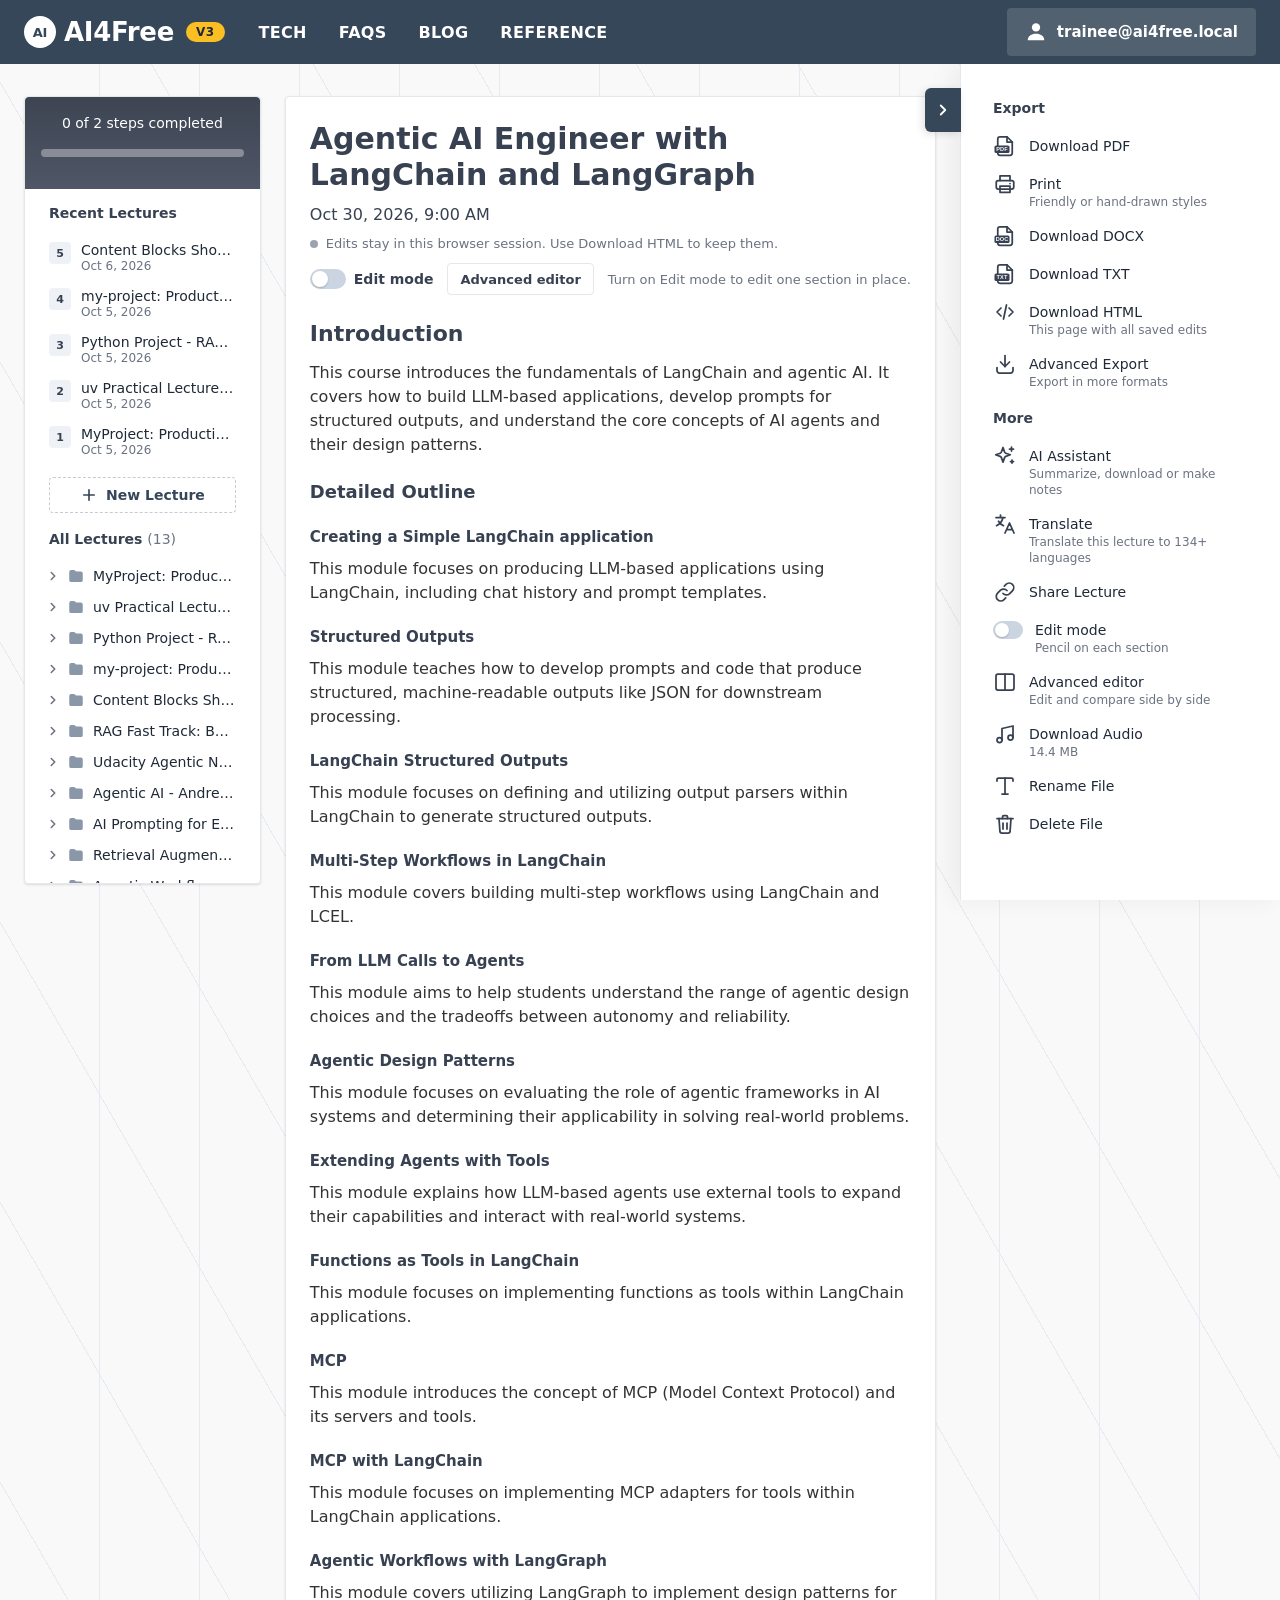
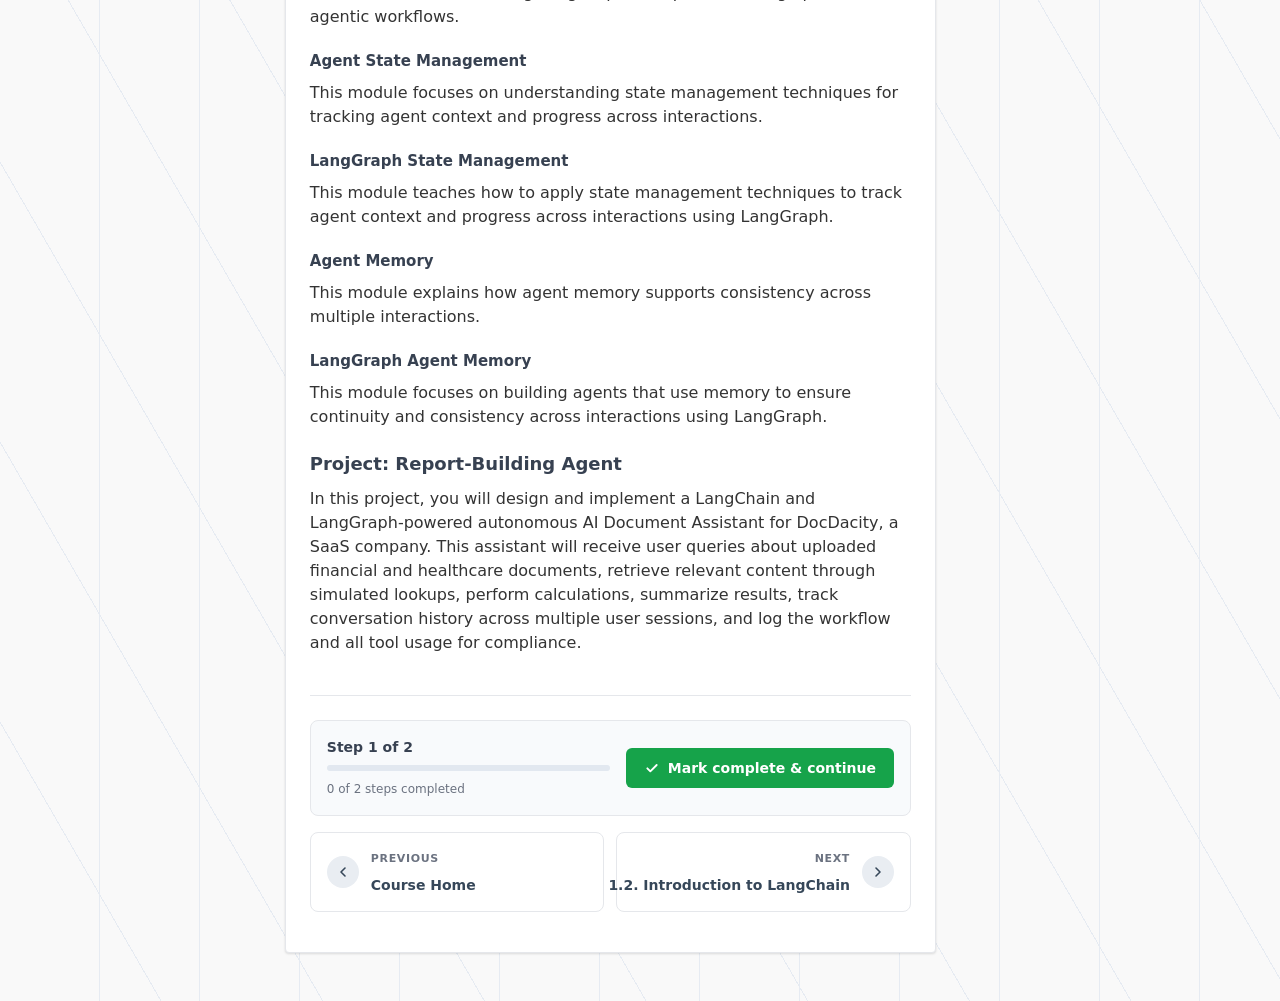
<file: index.html>
<!DOCTYPE html>
<html lang="en">
<head>
<meta charset="utf-8">
<meta name="viewport" content="width=device-width, initial-scale=1">
<title>AI4Free Lectures V3</title>
<link rel="stylesheet" href="css/base.css">
<link rel="stylesheet" href="css/content.css">
<link rel="stylesheet" href="css/editor.css">
</head>
<body>

<header class="topbar">
  <div class="wrap">
    <a class="logo" href="#"><span class="mark">AI</span>AI4Free</a><span class="exp-badge">V3</span>
    <nav class="nav"><a href="#">TECH</a><a href="#">FAQS</a><a href="#">BLOG</a><a href="#" data-action="openReference" id="refLink">REFERENCE</a></nav>
    <button class="account" data-action="account">
      <svg width="22" height="22" viewBox="0 0 24 24" fill="currentColor"><circle cx="12" cy="7" r="4.5"/><path d="M3 21c0-4.4 4-7 9-7s9 2.6 9 7z"/></svg>
      <span class="email">trainee@ai4free.local</span>
    </button>
  </div>
</header>

<main class="layout">
  <!-- Left -->
  <aside class="left"><div class="card sticky">
    <div class="usage">
      <div id="usageText">0 of 0 steps completed</div>
      <div class="bar"><span id="usageBar"></span></div>
    </div>
    <div class="side">
      <div class="group">
        <h4>Recent Lectures</h4>
        <div id="recentList"></div>
      </div>
      <button class="item newlec" data-action="newLecture">
        <svg width="18" height="18" viewBox="0 0 24 24" fill="none" stroke="currentColor" stroke-width="2.2" stroke-linecap="round"><path d="M12 5v14M5 12h14"/></svg>
        New Lecture
      </button>
      <h4>All Lectures <span id="lecCount" style="color:var(--muted);font-weight:400"></span></h4>
      <div class="all-list" id="allList"></div>
    </div>
  </div></aside>

  <!-- Center -->
  <article class="card doc">
    <h1 id="title">DevOps from Zero to Hero: Build and Deploy a Production API</h1>
    <div class="date" id="date"></div>
    <div class="savestate" id="saveState" data-state="local"><span class="dot"></span><span id="saveText">Edits stay in this browser session. Use Download HTML to keep them.</span></div>
    <div class="editbar-top" id="editTop">
      <label class="switch" for="editModeChk"><input type="checkbox" id="editModeChk"><span class="sl" aria-hidden="true"></span><span>Edit mode</span></label>
      <button class="btn ghost sm" data-action="advOpen">Advanced editor</button>
      <span class="etip" id="editTip">Turn on Edit mode to edit one section in place.</span>
    </div>
    <div class="transcript" id="transcript"></div>
    <section class="cta" id="cta">
      <div class="cta-in">
        <div><h2>Ready for the Next Lesson?</h2><p>Keep going with AI4Free and get...</p></div>
        <div class="cta-row">
          <svg class="cta-icon" viewBox="0 0 40 40"><path d="M20 4 4 12l16 8 16-8z" fill="#34d399"/><path d="M10 16v9c0 3 4.5 6 10 6s10-3 10-6v-9l-10 5z" fill="#6ee7b7"/><path d="M34 13v11" stroke="#34d399" stroke-width="2.5" stroke-linecap="round"/><circle cx="34" cy="26" r="2.5" fill="#34d399"/></svg>
          <div><b>Free Courses, Always</b><span>Every lesson and learning path is free for every learner.</span></div>
        </div>
        <div class="cta-row">
          <svg class="cta-icon" viewBox="0 0 40 40"><rect x="3" y="7" width="34" height="26" rx="4" fill="#fbbf24"/><rect x="3" y="7" width="34" height="7" rx="4" fill="#f59e0b"/><path d="M11 20l5 4-5 4M19 28h9" stroke="#fff" stroke-width="2.5" fill="none" stroke-linecap="round" stroke-linejoin="round"/></svg>
          <div><b>Hands-on Projects</b><span>Build real APIs, pipelines and deployments step by step.</span></div>
        </div>
        <button class="btn" data-action="nextLesson">Start the next lesson</button>
      </div>
    </section>
  </article>

  <!-- Right -->
  <aside class="right" id="drawer">
    <button class="drawer-tab" id="drawerTab" data-action="toggleDrawer" aria-expanded="true" aria-label="Hide panel" title="Hide panel"><svg width="18" height="18" viewBox="0 0 24 24" fill="none" stroke="currentColor" stroke-width="2.4" stroke-linecap="round" stroke-linejoin="round"><path d="M9 6l6 6-6 6"/></svg></button>
    <div class="menu">
    <div class="res" id="resBox">
      <h4>Resources</h4>
      <div id="resStep"></div>
      <button class="tmore" id="resAllBtn" data-action="toggleRes"></button>
      <div id="resAll" hidden></div>
    </div>
    <div class="sep"></div>
    <h4>Export</h4>
    <button class="act" data-action="pdf"><svg width="24" height="24" viewBox="0 0 24 24" fill="none" stroke="currentColor" stroke-width="1.75" stroke-linecap="round" stroke-linejoin="round" aria-hidden="true"><path d="M14 2.75H7A2.25 2.25 0 0 0 4.75 5v14A2.25 2.25 0 0 0 7 21.25h10A2.25 2.25 0 0 0 19.25 19V8z"/><path d="M14 2.75V8h5.25"/><rect x="1.5" y="11.5" width="15" height="7.5" rx="1.5" fill="currentColor" stroke="none"/><text x="9" y="17.15" text-anchor="middle" font-size="5.6" font-weight="700" fill="#fff" stroke="none" font-family="Arial,Helvetica,sans-serif" letter-spacing=".1">PDF</text></svg><span class="t">Download PDF</span></button>
    <button class="act" data-action="print"><svg width="24" height="24" viewBox="0 0 24 24" fill="none" stroke="currentColor" stroke-width="1.75" stroke-linecap="round" stroke-linejoin="round" aria-hidden="true"><path d="M7 8.5V3.75h10V8.5"/><rect x="3.25" y="8.5" width="17.5" height="8.5" rx="2"/><path d="M7 14h10v6.25H7z"/><path d="M17 11.5h.01"/></svg><span class="t">Print<small>Friendly or hand-drawn styles</small></span></button>
    <button class="act" data-action="docx"><svg width="24" height="24" viewBox="0 0 24 24" fill="none" stroke="currentColor" stroke-width="1.75" stroke-linecap="round" stroke-linejoin="round" aria-hidden="true"><path d="M14 2.75H7A2.25 2.25 0 0 0 4.75 5v14A2.25 2.25 0 0 0 7 21.25h10A2.25 2.25 0 0 0 19.25 19V8z"/><path d="M14 2.75V8h5.25"/><rect x="1.5" y="11.5" width="15" height="7.5" rx="1.5" fill="currentColor" stroke="none"/><text x="9" y="17.15" text-anchor="middle" font-size="5.6" font-weight="700" fill="#fff" stroke="none" font-family="Arial,Helvetica,sans-serif" letter-spacing=".1">DOC</text></svg><span class="t">Download DOCX</span></button>
    <button class="act" data-action="txt"><svg width="24" height="24" viewBox="0 0 24 24" fill="none" stroke="currentColor" stroke-width="1.75" stroke-linecap="round" stroke-linejoin="round" aria-hidden="true"><path d="M14 2.75H7A2.25 2.25 0 0 0 4.75 5v14A2.25 2.25 0 0 0 7 21.25h10A2.25 2.25 0 0 0 19.25 19V8z"/><path d="M14 2.75V8h5.25"/><rect x="1.5" y="11.5" width="15" height="7.5" rx="1.5" fill="currentColor" stroke="none"/><text x="9" y="17.15" text-anchor="middle" font-size="5.6" font-weight="700" fill="#fff" stroke="none" font-family="Arial,Helvetica,sans-serif" letter-spacing=".1">TXT</text></svg><span class="t">Download TXT</span></button>
    <button class="act" data-action="downloadHtml"><svg width="24" height="24" viewBox="0 0 24 24" fill="none" stroke="currentColor" stroke-width="1.75" stroke-linecap="round" stroke-linejoin="round" aria-hidden="true"><path d="m8 8-4 4 4 4M16 8l4 4-4 4M13.5 5l-3 14"/></svg><span class="t">Download HTML<small>This page with all saved edits</small></span></button>
    <button class="act" data-action="advanced"><svg width="24" height="24" viewBox="0 0 24 24" fill="none" stroke="currentColor" stroke-width="1.75" stroke-linecap="round" stroke-linejoin="round" aria-hidden="true"><path d="M12 3.5v11"/><path d="m7.5 10 4.5 4.5 4.5-4.5"/><path d="M4 15.5v3A2.5 2.5 0 0 0 6.5 21h11a2.5 2.5 0 0 0 2.5-2.5v-3"/></svg><span class="t">Advanced Export<small>Export in more formats</small></span></button>

    <div class="sep"></div>
    <h4>More</h4>
    <button class="act" data-action="summary"><svg width="24" height="24" viewBox="0 0 24 24" fill="none" stroke="currentColor" stroke-width="1.75" stroke-linecap="round" stroke-linejoin="round" aria-hidden="true"><path d="M10 3.5 11.6 8a2 2 0 0 0 1.2 1.2l4.5 1.6-4.5 1.6a2 2 0 0 0-1.2 1.2L10 18.1l-1.6-4.5a2 2 0 0 0-1.2-1.2L2.7 10.8l4.5-1.6A2 2 0 0 0 8.4 8z"/><path d="M18.5 3v4M16.5 5h4M19 16v3M17.5 17.5h3"/></svg><span class="t">AI Assistant<small>Summarize, download or make notes</small></span></button>
    <button class="act" data-action="translate"><svg width="24" height="24" viewBox="0 0 24 24" fill="none" stroke="currentColor" stroke-width="1.75" stroke-linecap="round" stroke-linejoin="round" aria-hidden="true"><path d="M3 5.5h9M7.5 3v2.5M10 5.5c-.8 3.6-3.2 6.6-6.5 8.2"/><path d="M5.5 9.2c1.2 2 3 3.6 5 4.5"/><path d="m12 21 4.5-10 4.5 10M13.6 17.5h5.8"/></svg><span class="t">Translate<small>Translate this lecture to 134+ languages</small></span></button>
    <button class="act" data-action="share"><svg width="24" height="24" viewBox="0 0 24 24" fill="none" stroke="currentColor" stroke-width="1.75" stroke-linecap="round" stroke-linejoin="round" aria-hidden="true"><path d="M10 13.5a4.5 4.5 0 0 0 6.4.3l3-3a4.5 4.5 0 0 0-6.4-6.4l-1.7 1.7"/><path d="M14 10.5a4.5 4.5 0 0 0-6.4-.3l-3 3a4.5 4.5 0 0 0 6.4 6.4l1.7-1.7"/></svg><span class="t">Share Lecture</span></button>
    <button class="act act-switch" data-action="toggleEditMode" id="rEditToggle" role="switch" aria-checked="false"><span class="mini-sw" aria-hidden="true"></span><span class="t">Edit mode<small>Pencil on each section</small></span></button>
    <button class="act" data-action="advOpen"><svg width="24" height="24" viewBox="0 0 24 24" fill="none" stroke="currentColor" stroke-width="1.75" stroke-linecap="round" stroke-linejoin="round" aria-hidden="true"><rect x="3" y="4" width="18" height="16" rx="2"/><path d="M12 4v16"/></svg><span class="t">Advanced editor<small>Edit and compare side by side</small></span></button>
    <button class="act" data-action="audio"><svg width="24" height="24" viewBox="0 0 24 24" fill="none" stroke="currentColor" stroke-width="1.75" stroke-linecap="round" stroke-linejoin="round" aria-hidden="true"><path d="M9 18V6.5l11-2.5v11.5"/><circle cx="6.5" cy="18" r="2.5"/><circle cx="17.5" cy="15.5" r="2.5"/></svg><span class="t">Download Audio<small>14.4 MB</small></span></button>
    <button class="act" data-action="rename"><svg width="24" height="24" viewBox="0 0 24 24" fill="none" stroke="currentColor" stroke-width="1.75" stroke-linecap="round" stroke-linejoin="round" aria-hidden="true"><path d="M4 7V5.5A1.5 1.5 0 0 1 5.5 4h13A1.5 1.5 0 0 1 20 5.5V7"/><path d="M12 4v16M9 20h6"/></svg><span class="t">Rename File</span></button>
    <button class="act danger" data-action="delete"><svg width="24" height="24" viewBox="0 0 24 24" fill="none" stroke="currentColor" stroke-width="1.75" stroke-linecap="round" stroke-linejoin="round" aria-hidden="true"><path d="M4 6.5h16"/><path d="M9.5 6.5V4.75A1.25 1.25 0 0 1 10.75 3.5h2.5a1.25 1.25 0 0 1 1.25 1.25V6.5"/><path d="m6 6.5.9 12.6A2 2 0 0 0 8.9 21h6.2a2 2 0 0 0 2-1.9L18 6.5"/><path d="M10 11v6M14 11v6"/></svg><span class="t">Delete File</span></button>
  </div></aside>
</main>
<div class="scrim" data-action="toggleDrawer"></div>
<div class="adv" id="adv" role="dialog" aria-modal="true" aria-label="Advanced editor">
  <div class="adv-head">
    <label for="secSel">Editing</label>
    <select id="secSel"></select>
    <span class="sp"></span>
    <button class="btn ghost sm" data-action="history">History</button>
    <button class="btn ghost sm" data-action="advDiscard" id="advDiscardBtn">Discard</button>
    <button class="btn sm save" data-action="advSave">Save all</button>
  </div>
  <div class="adv-body">
    <div class="adv-left">
      <div class="tb" id="tb">
        <select id="tbHeading" title="Heading"><option value="">Heading</option><option value="## ">Heading 2</option><option value="### ">Heading 3</option><option value="#### ">Heading 4</option></select>
        <button data-action="fmt" data-w="**" title="Bold"><b>B</b></button>
        <button data-action="fmt" data-w="*" title="Italic"><i>I</i></button>
        <button data-action="fmt" data-w="__" title="Underline"><u>U</u></button>
        <button data-action="fmt" data-w="==" title="Highlight"><mark style="background:#fef08a;padding:0 3px">H</mark></button>
        <button data-action="fmt" data-w="`" title="Inline code" style="font-family:ui-monospace,Menlo,monospace">&lt;/&gt;</button>
        <span class="div"></span>
        <select id="tbColor" title="Text color"><option value="">Color</option></select>
        <select id="tbBg" title="Background color"><option value="">Background</option></select>
        <span class="div"></span>
        <button class="ins" data-action="blkMenu" title="Insert a content block">+ Insert block</button>
        <select id="tbCode" title="Insert code block"><option value="">Code block</option><option>bash</option><option>js</option><option>ts</option><option>python</option><option>yaml</option><option>json</option><option>dockerfile</option><option>sql</option><option>html</option><option>css</option><option>text</option></select>
        <button data-action="ins" data-t="- " title="Bullet list">&bull; List</button>
        <button data-action="ins" data-t="1. " title="Numbered list">1. List</button>
        <button data-action="ins" data-t="&#10;---&#10;" title="Divider">&mdash;</button>
        <span class="sp"></span>
        <button data-action="cheat" title="Syntax help">? Syntax</button>
      </div>
      <textarea id="src" spellcheck="false" aria-label="Step source"></textarea>
      <div class="adv-foot">Ctrl+S saves all · Esc closes</div>
    </div>
    <div class="adv-right">
      <div class="tabs" role="tablist">
        <button class="on" data-action="advTab" data-t="preview" role="tab">Preview</button>
        <button data-action="advTab" data-t="original" role="tab">Original</button>
        <button data-action="advTab" data-t="changes" role="tab">Changes <span class="cc" id="chgCount"></span></button>
      </div>
      <div class="adv-view" id="advViewWrap"><div class="transcript" id="advView"></div></div>
    </div>
  </div>
</div>

<div class="overlay" id="overlay"><div class="modal" id="modal"></div></div>
<div class="blkmenu" id="blkMenu" hidden role="dialog" aria-modal="true" aria-label="Insert a content block"></div>
<div class="toast" id="toast"></div>






<!-- App: ES modules. js/app.js imports the rest; shared state lives in js/state.js. -->
<script>/* Module scripts do not run from a file opened by double-click: say how to open the page instead. */
if(location.protocol==="file:")document.addEventListener("DOMContentLoaded",function(){document.documentElement.classList.add("lec-ready");document.querySelector(".doc").innerHTML="<h1>Lectures not loaded</h1><p class='date'>Open this folder through a local server to load the lectures, for example <code>npx serve</code>.</p>";});</script>
<script type="module" src="js/app.js"></script>
</body>
</html>
</file>
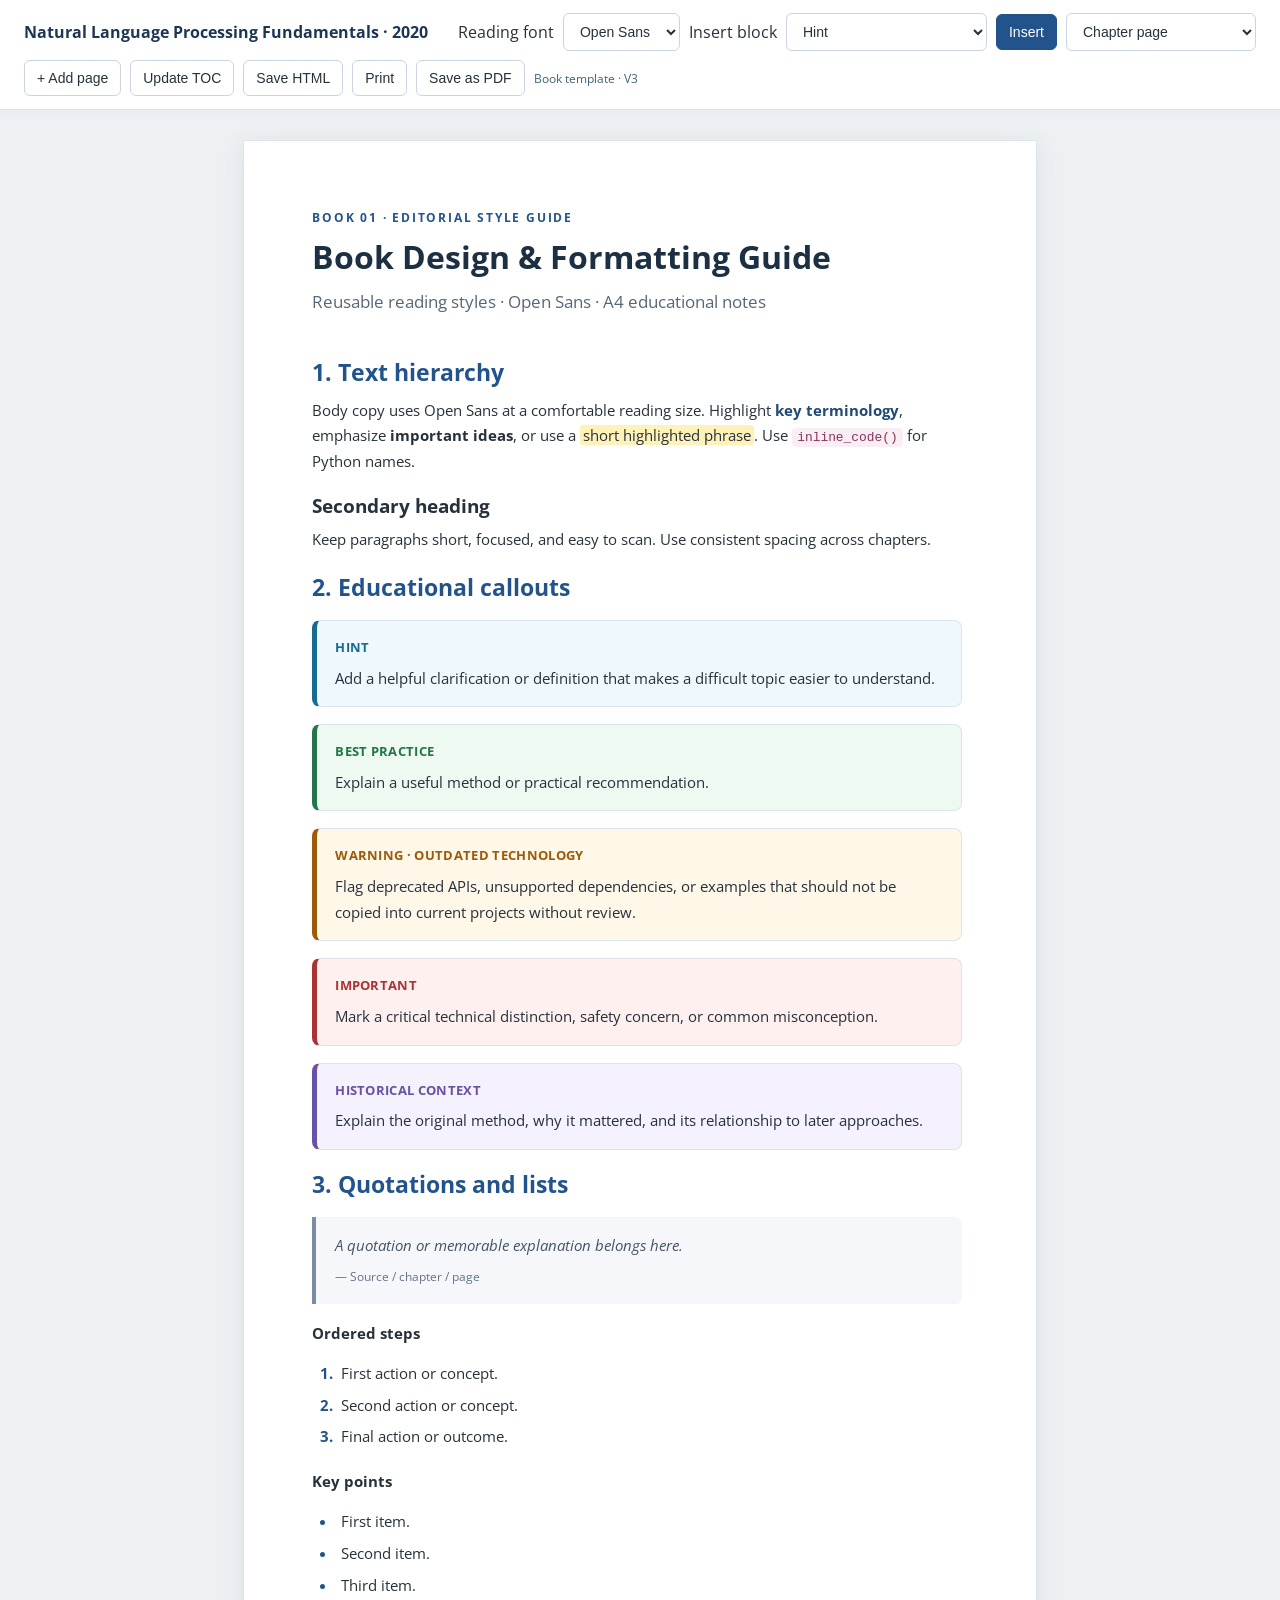
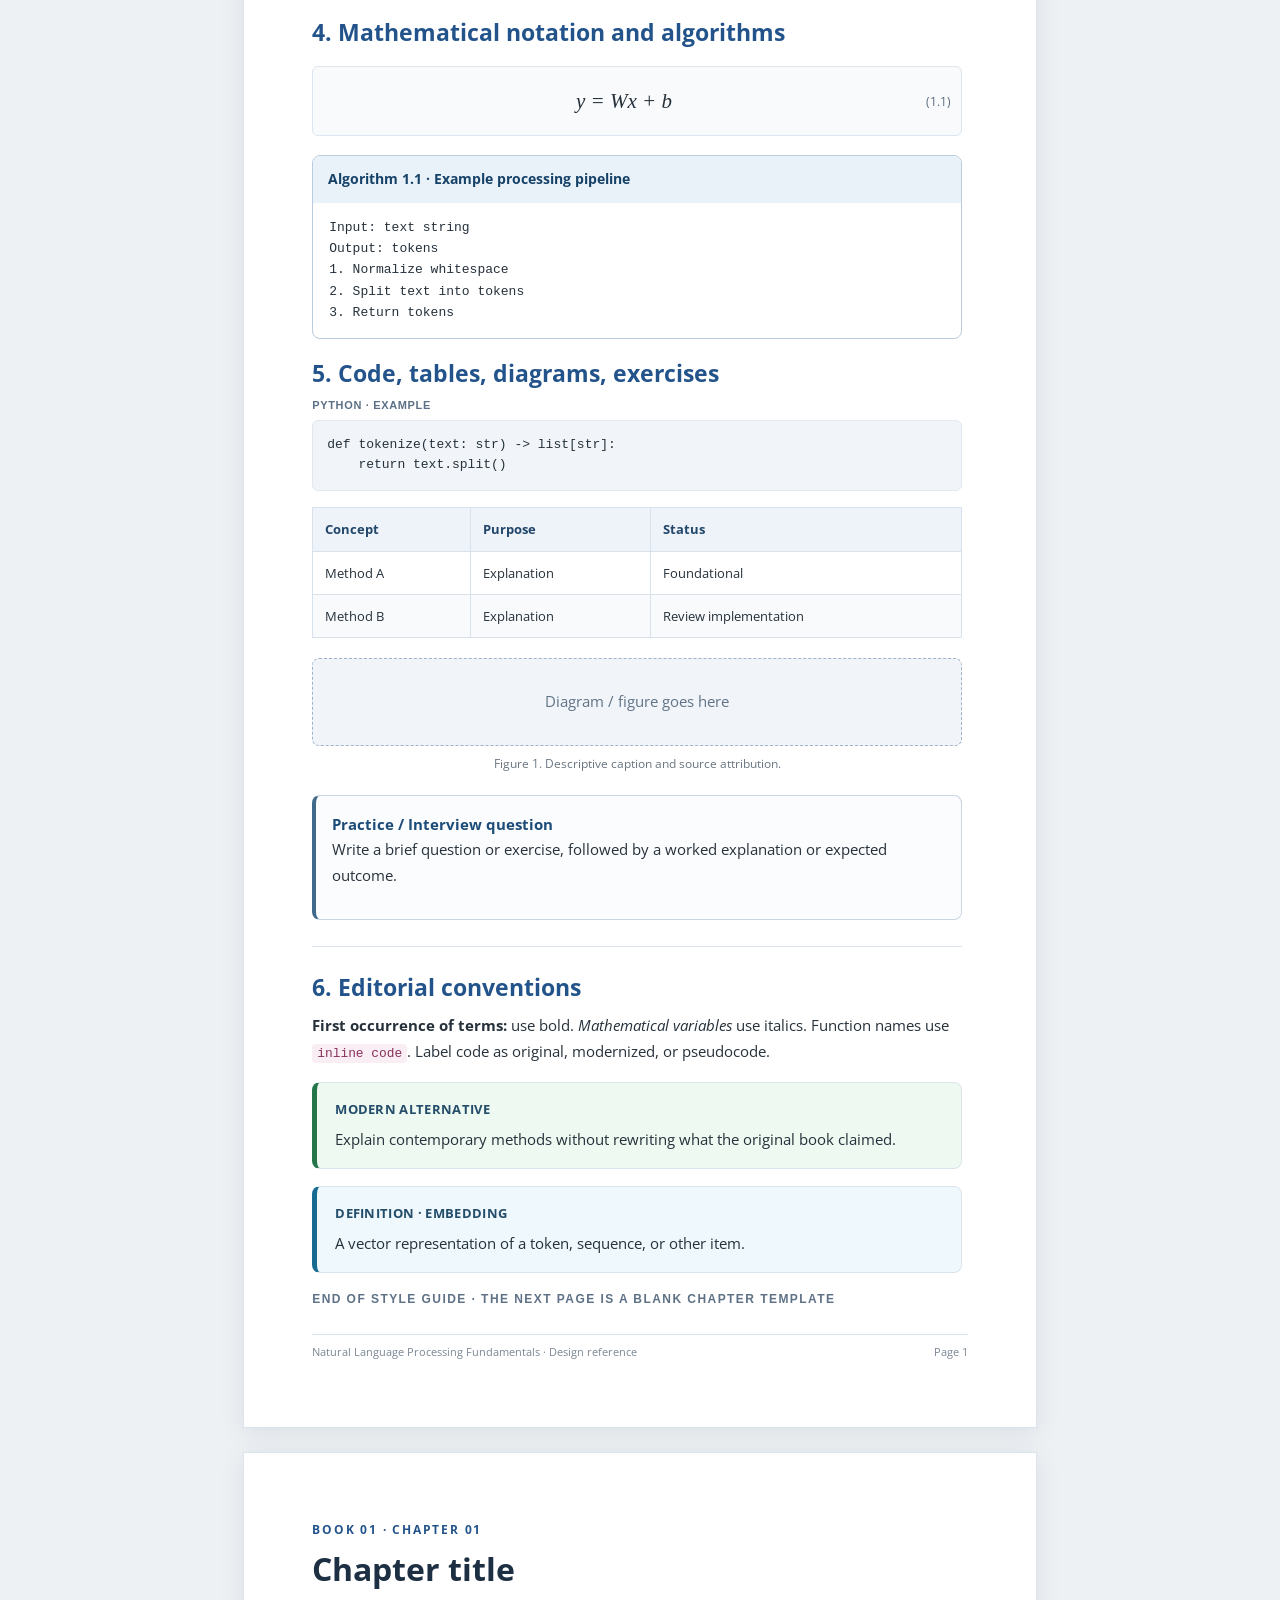
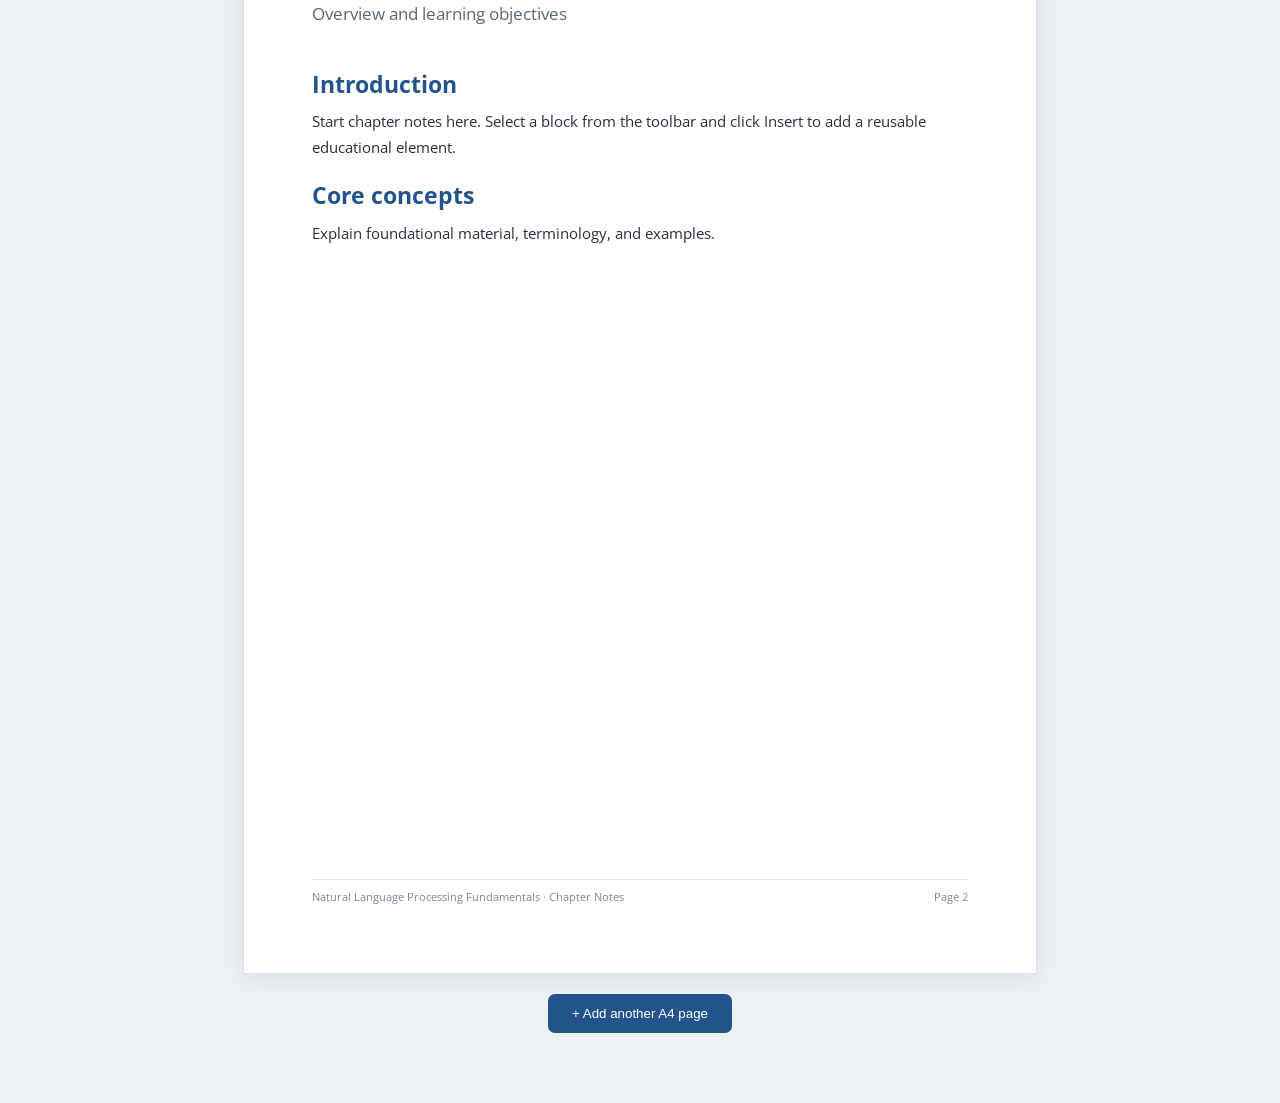
<file: assets/templates/a4-advanced.html>
<!doctype html>
<html lang="en"><head><meta charset="utf-8"><meta name="viewport" content="width=device-width, initial-scale=1"><title>Natural Language Processing Fundamentals — Chapter Template</title>
<link rel="preconnect" href="https://fonts.googleapis.com"><link rel="preconnect" href="https://fonts.gstatic.com" crossorigin><link href="https://fonts.googleapis.com/css2?family=Open+Sans:wght@400;500;600;700&display=swap" rel="stylesheet"><style>
:root{--ink:#26313b;--muted:#64748b;--line:#dce4eb;--blue:#23538b;--font:"Open Sans",Arial,Helvetica,sans-serif}*{box-sizing:border-box}body{margin:0;background:#eef1f4;color:var(--ink);font-family:var(--font)}.toolbar{position:sticky;top:0;z-index:10;background:#fff;border-bottom:1px solid var(--line);padding:13px 24px;display:flex;gap:12px;align-items:center;flex-wrap:wrap;box-shadow:0 2px 12px #2437460b}.toolbar strong{margin-right:auto;color:#1d3653}.toolbar button,.toolbar select{background:white;border:1px solid #cbd5e1;border-radius:6px;padding:9px 12px;color:#26313b;font:14px Arial;cursor:pointer}.toolbar button:hover{background:#eff5fb}.workspace{padding:30px 16px 50px;overflow-x:auto}.pages{display:flex;flex-direction:column;align-items:center;gap:24px;min-width:210mm}.page{width:210mm;min-height:297mm;height:auto;background:white;box-shadow:0 5px 24px #24374618;border:1px solid var(--line);padding:18mm;position:relative}.page-inner{min-height:260mm;display:flex;flex-direction:column}.eyebrow{color:var(--blue);font-size:12px;letter-spacing:1.8px;text-transform:uppercase;font-weight:700}.chapter-title{font-size:32px;line-height:1.2;margin:12px 0;color:#1d2f42}.chapter-subtitle{font-size:17px;line-height:1.6;color:#586777;margin:0 0 22px}.body{flex:1;min-height:0;overflow:visible;font-size:16px;line-height:1.75;overflow-wrap:anywhere;padding-right:6px}.body h2{font-size:23px;color:#23538b;margin:20px 0 10px}.body h3{font-size:19px;margin:18px 0 8px}.body p{margin:0 0 14px}.body pre{font:13px/1.6 Consolas,monospace;background:#f1f5f9;border:1px solid #e2e8f0;padding:14px;overflow:auto;border-radius:6px}.footer{border-top:1px solid var(--line);padding-top:9px;margin-top:12px;display:flex;justify-content:space-between;font-size:11px;color:#7b8794}.add{display:block;margin:20px auto;background:#23538b;color:white;border:0;padding:12px 24px;border-radius:7px;cursor:pointer}.body:focus,.chapter-title:focus,.chapter-subtitle:focus{outline:2px solid #9bbce0;outline-offset:2px}@media print{body{background:white}.toolbar,.add{display:none}.workspace{padding:0;overflow:visible}.pages{gap:0;min-width:0}.page{box-shadow:none;border:0;break-after:page;page-break-after:always}.page:last-child{break-after:auto}.body{overflow:visible}}@page{size:A4;margin:0}

/* Book-wide educational styling system */
:root{--hint:#176b91;--hint-bg:#eef8fd;--tip:#24764a;--tip-bg:#edf9f1;--warn:#9b5b0a;--warn-bg:#fff7e8;--danger:#aa3434;--danger-bg:#fff0f0;--historical:#6952a3;--historical-bg:#f5f1fd}
.body ul,.body ol{padding-left:1.65em;margin:9px 0 19px}.body li{padding-left:4px;margin:6px 0}.body li::marker{color:var(--blue);font-weight:700}.body strong{font-weight:700}.body a{color:#155b9c;text-decoration:underline;text-underline-offset:3px}.body code:not(pre code){font:0.86em Consolas,Monaco,monospace;color:#8a315c;background:#f8eef4;border-radius:4px;padding:2px 5px}.body blockquote{margin:17px 0;border-left:4px solid #7c8da3;background:#f5f7fa;padding:16px 19px;color:#455566;font-style:italic;border-radius:0 7px 7px 0}.body blockquote cite{display:block;font-size:12px;font-style:normal;margin-top:9px;color:#64748b}.body .callout{margin:17px 0;padding:15px 18px;border-radius:8px;border:1px solid var(--line);border-left:5px solid var(--hint);background:var(--hint-bg)}.body .callout .callout-title{font-size:13px;font-weight:700;letter-spacing:.025em;text-transform:uppercase;margin-bottom:7px}.body .callout p:last-child{margin-bottom:0}.body .callout.hint{border-left-color:var(--hint);background:var(--hint-bg)}.body .callout.hint .callout-title{color:var(--hint)}.body .callout.tip{border-left-color:var(--tip);background:var(--tip-bg)}.body .callout.tip .callout-title{color:var(--tip)}.body .callout.warning{border-left-color:var(--warn);background:var(--warn-bg)}.body .callout.warning .callout-title{color:var(--warn)}.body .callout.important{border-left-color:var(--danger);background:var(--danger-bg)}.body .callout.important .callout-title{color:var(--danger)}.body .callout.history{border-left-color:var(--historical);background:var(--historical-bg)}.body .callout.history .callout-title{color:var(--historical)}.body .term{font-weight:700;color:#204b74}.body .highlight{background:#fff2b8;padding:0 3px;border-radius:3px}.body table{width:100%;border-collapse:collapse;margin:16px 0;font-size:13px}.body th,.body td{border:1px solid #d8e2ed;padding:10px 12px;text-align:left;vertical-align:top}.body th{background:#edf3f9;color:#23476b}.body tr:nth-child(even) td{background:#f8fafc}.body figure{margin:20px 0;text-align:center}.body figure .diagram-placeholder{background:#f1f5f9;border:1px dashed #9fb3c8;padding:30px 14px;border-radius:7px;color:#607386}.body figcaption{font-size:12px;color:#6a7681;margin-top:8px}.body .exercise{margin:18px 0;padding:16px;border:1px solid #cbd5e1;border-radius:8px;background:#fbfcfe}.body .exercise>strong{color:#1d4c78}.body hr{border:0;border-top:1px solid #dae3ed;margin:26px 0}.body pre{white-space:pre;tab-size:4}.body .code-label{font:700 11px Arial,sans-serif;letter-spacing:.06em;text-transform:uppercase;color:#5c7085;margin-bottom:-4px}.body .section-kicker{font:700 12px/1.5 Arial,sans-serif;letter-spacing:.12em;text-transform:uppercase;color:#5e7186}
.toolbar .block-select{min-width:180px}.toolbar .insert{background:#23538b;color:white;border-color:#23538b}.toolbar .insert:hover{background:#18426e}.toolbar .minor{color:#64748b;font:12px Arial,sans-serif}.body *{max-width:100%}
@media print{.page{height:auto;min-height:0;break-after:page}.page-inner{min-height:0}.body{overflow:visible}.body .callout,.body blockquote,.body pre,.body table,.body figure{break-inside:avoid;page-break-inside:avoid}}

/* V3 · Comprehensive technical textbook design tokens and accessible patterns */
:root{--paper:#fff;--navy:#17344c;--accent:#205a89;--soft:#f4f8fc;--purple:#65549c;--green:#226c48;--amber:#91600d;--red:#a12e37}
html{scroll-behavior:smooth}.toolbar{gap:9px}.toolbar button:focus-visible,.toolbar select:focus-visible,a:focus-visible{outline:3px solid #3783c3;outline-offset:2px}
.toolbar .status{font:12px var(--font);color:#416379}.page{overflow:visible}.page-inner{gap:0}.body{font-size:15px;line-height:1.72;hyphens:auto}.body h2{line-height:1.3;break-after:avoid}.body h3,.body h4{break-after:avoid;line-height:1.4}.body h4{font-size:16px;color:#365c7b;margin:14px 0 8px}.body p{orphans:3;widows:3}.body .lead{font-size:18px;color:#435b6f;line-height:1.65}.body .byline{color:#66788a;font-size:13px}.body .chapter-objectives{background:#f3f8fc;border:1px solid #d4e5f3;border-radius:8px;padding:14px 18px;margin:18px 0}.body .callout.note,.body .callout.definition{background:#eef8fd;border-left-color:#176b91}.body .callout.caution{background:#fff7e8;border-left-color:#9b5b0a}.body .callout.modern{background:#edf9f1;border-left-color:#24764a}.body .callout.legacy{background:#f5f1fd;border-left-color:#6952a3}.body .callout.status{background:#f8f9fc;border-left-color:#607086}.body .callout .callout-title{color:#244d6a}.body .pill{display:inline-block;padding:2px 8px;border-radius:20px;background:#e9eef7;color:#21496b;font:700 11px var(--font);letter-spacing:.02em}.body .meta-grid{display:grid;grid-template-columns:repeat(2,1fr);gap:10px;margin:14px 0}.body .meta-grid>div{padding:12px;background:#f5f8fb;border:1px solid #dae3ed;border-radius:6px}.body .equation{position:relative;display:flex;align-items:center;justify-content:center;gap:14px;margin:18px 0;padding:16px 46px 16px 20px;background:#f8fafc;border:1px solid #dde6ef;border-radius:6px;overflow-x:auto}.body .math{font-family:'Cambria Math','STIX Two Math',Georgia,serif;font-size:21px;font-style:italic;white-space:nowrap}.body .eq-number{position:absolute;right:10px;color:#566979;font:12px var(--font)}.body .algorithm{margin:19px 0;border:1px solid #b9cbdc;border-radius:8px;overflow:hidden}.body .algorithm .algorithm-head{padding:11px 15px;background:#eaf2f9;color:#174268;font-weight:700;font-size:14px}.body .algorithm .algorithm-content{padding:14px 16px;font:13px/1.65 Consolas,'Courier New',monospace;white-space:pre-wrap}.body .code-example{border:1px solid #d0deea;border-radius:8px;overflow:hidden;margin:18px 0;background:#f7f9fb}.body .code-example .code-top{padding:9px 14px;background:#e8eff6;font:700 12px var(--font);color:#28496b;display:flex;justify-content:space-between}.body .code-example pre{margin:0;border:0;border-radius:0;background:#f7f9fb;white-space:pre-wrap;overflow-wrap:anywhere}.body .code-example .output{margin:0;padding:12px 14px;background:#edf2f6;border-top:1px solid #d5e1eb;font:12px/1.5 Consolas,monospace;white-space:pre-wrap}.body .code-example .kw{color:#8b2a75;font-weight:700}.body .code-example .str{color:#1c7856}.body .code-example .comment{color:#697586;font-style:italic}.body .terminal{background:#152536;color:#edf7ff;padding:15px;border-radius:7px;white-space:pre-wrap;overflow-wrap:anywhere;font:13px/1.65 Consolas,monospace}.body .caption{color:#65788c;font-size:12px;text-align:center}.body .reference{padding-left:22px;text-indent:-22px;font-size:13px;line-height:1.65}.body .footnote{font-size:12px;color:#546777;border-top:1px solid #dce5ee;padding-top:10px}.body .exercise{border-left:4px solid #41698b}.body .solution{background:#f1faf5;border:1px solid #cce7d5;padding:14px;border-radius:6px;margin-top:9px}.body .toc a{text-decoration:none;color:#1d507a}.body .toc li{border-bottom:1px dotted #c8d4e0;padding-bottom:6px}.body .status-key{display:flex;gap:8px;flex-wrap:wrap}.body .status-key .pill{background:#e6f4eb;color:#226c48}.body img{max-width:100%;height:auto}.body figure img{border-radius:5px}.body .index-list{columns:2}.body .abbr{font-size:13px}.body .part-opener{font-size:28px;font-weight:700;color:#204c74;letter-spacing:-.02em;margin:40px 0 15px}.body .cover-title{font-size:37px;line-height:1.2;color:#153956;margin:50px 0 18px}.body .cover-tagline{font-size:20px;color:#526a81}.sr-only{position:absolute;width:1px;height:1px;padding:0;margin:-1px;overflow:hidden;clip:rect(0,0,0,0);white-space:nowrap;border:0}
@media(max-width:850px){.workspace{padding:12px 5px}.toolbar{padding:10px}.toolbar strong{width:100%}}@media print{.toolbar,.add{display:none!important}.workspace{padding:0!important;overflow:visible!important}.pages{min-width:0;display:block;gap:0}.page{box-shadow:none;border:none;width:210mm;min-height:0;margin:0;padding:16mm 18mm;break-after:page;page-break-after:always}.page-inner{min-height:0}.body{overflow:visible!important}.body pre{white-space:pre-wrap;overflow-wrap:anywhere}.body .callout,.body .equation,.body .algorithm,.body .code-example,.body figure,.body table{break-inside:avoid-page}.page:last-of-type{break-after:auto}}
</style></head><body>
<div class="toolbar"><strong>Natural Language Processing Fundamentals · 2020</strong><label for="font">Reading font</label><select id="font"><option value="Arial,Helvetica,sans-serif">Arial</option><option value="Georgia,serif">Georgia</option><option value="Verdana,Geneva,sans-serif">Verdana</option><option value="'Open Sans',Arial,sans-serif" selected>Open Sans</option></select><label for="block">Insert block</label><select id="block" class="block-select"><option value="hint">Hint</option><option value="tip">Tip / Best practice</option><option value="warning">Warning</option><option value="important">Important</option><option value="history">Historical context</option><option value="quote">Quote</option><option value="numbered">Numbered list</option><option value="bullets">Bullet list</option><option value="code">Python code</option><option value="table">Comparison table</option><option value="exercise">Practice / Interview</option><option value="figure">Diagram placeholder</option><option value="divider">Divider</option><option value="h2">Section heading</option><option value="h3">Subheading</option><option value="objectives">Learning objectives</option><option value="prerequisites">Prerequisites</option><option value="definition">Definition</option><option value="note">Note</option><option value="caution">Caution</option><option value="modern">Modern alternative</option><option value="legacy">Legacy implementation</option><option value="status">Technology status</option><option value="equation">Numbered equation</option><option value="algorithm">Numbered algorithm</option><option value="terminal">Terminal command</option><option value="output">Code + output</option><option value="image">Image and caption</option><option value="summary">Chapter summary</option><option value="solution">Worked solution</option><option value="references">Reference / citation</option><option value="footnote">Footnote</option><option value="glossary">Glossary entry</option><option value="index">Index entry</option><option value="codecompare">Original vs updated code</option></select><button class="insert" onclick="insertBlock()">Insert</button><select id="page-type" aria-label="New page type"><option value="chapter">Chapter page</option><option value="cover">Cover</option><option value="copyright">Copyright</option><option value="contents">Table of contents</option><option value="prerequisites">Prerequisites</option><option value="figures">Figures / algorithms list</option><option value="part">Part opener</option><option value="glossary">Glossary</option><option value="index">Index</option><option value="references">Bibliography</option><option value="appendix">Appendix</option></select><button onclick="addPage()">+ Add page</button><button onclick="generateTOC()">Update TOC</button><button onclick="saveHTML()">Save HTML</button><button type="button" onclick="window.print()" title="Print book pages">Print</button><button type="button" onclick="window.print()" title="Choose Save as PDF in the print dialog">Save as PDF</button><span class="status" id="status" role="status" aria-live="polite">Book template · V3</span></div>
<main class="workspace"><div class="pages" id="pages">
<article class="page" data-type="guide"><div class="page-inner"><div class="eyebrow" contenteditable="true">BOOK 01 · EDITORIAL STYLE GUIDE</div><h1 class="chapter-title" contenteditable="true">Book Design & Formatting Guide</h1><p class="chapter-subtitle" contenteditable="true">Reusable reading styles · Open Sans · A4 educational notes</p><section class="body" contenteditable="true"><h2>1. Text hierarchy</h2><p>Body copy uses Open Sans at a comfortable reading size. Highlight <span class="term">key terminology</span>, emphasize <strong>important ideas</strong>, or use a <span class="highlight">short highlighted phrase</span>. Use <code>inline_code()</code> for Python names.</p><h3>Secondary heading</h3><p>Keep paragraphs short, focused, and easy to scan. Use consistent spacing across chapters.</p><h2>2. Educational callouts</h2><div class="callout hint"><div class="callout-title">Hint</div><p>Add a helpful clarification or definition that makes a difficult topic easier to understand.</p></div><div class="callout tip"><div class="callout-title">Best practice</div><p>Explain a useful method or practical recommendation.</p></div><div class="callout warning"><div class="callout-title">Warning · Outdated technology</div><p>Flag deprecated APIs, unsupported dependencies, or examples that should not be copied into current projects without review.</p></div><div class="callout important"><div class="callout-title">Important</div><p>Mark a critical technical distinction, safety concern, or common misconception.</p></div><div class="callout history"><div class="callout-title">Historical context</div><p>Explain the original method, why it mattered, and its relationship to later approaches.</p></div><h2>3. Quotations and lists</h2><blockquote>A quotation or memorable explanation belongs here.<cite>— Source / chapter / page</cite></blockquote><p><strong>Ordered steps</strong></p><ol><li>First action or concept.</li><li>Second action or concept.</li><li>Final action or outcome.</li></ol><p><strong>Key points</strong></p><ul><li>First item.</li><li>Second item.</li><li>Third item.</li></ul><h2>4. Mathematical notation and algorithms</h2><div class="equation" role="group" aria-label="Equation 1.1"><span class="math">y = Wx + b</span><span class="eq-number">(1.1)</span></div><div class="algorithm"><div class="algorithm-head">Algorithm 1.1 · Example processing pipeline</div><div class="algorithm-content">Input: text string
Output: tokens
1. Normalize whitespace
2. Split text into tokens
3. Return tokens</div></div><h2>5. Code, tables, diagrams, exercises</h2><div class="code-label">Python · example</div><pre><code>def tokenize(text: str) -> list[str]:
    return text.split()</code></pre><table><thead><tr><th>Concept</th><th>Purpose</th><th>Status</th></tr></thead><tbody><tr><td>Method A</td><td>Explanation</td><td>Foundational</td></tr><tr><td>Method B</td><td>Explanation</td><td>Review implementation</td></tr></tbody></table><figure><div class="diagram-placeholder">Diagram / figure goes here</div><figcaption>Figure 1. Descriptive caption and source attribution.</figcaption></figure><div class="exercise"><strong>Practice / Interview question</strong><p>Write a brief question or exercise, followed by a worked explanation or expected outcome.</p></div><hr><h2>6. Editorial conventions</h2><p><strong>First occurrence of terms:</strong> use bold. <em>Mathematical variables</em> use italics. Function names use <code>inline code</code>. Label code as original, modernized, or pseudocode.</p><div class="callout modern"><div class="callout-title">Modern alternative</div><p>Explain contemporary methods without rewriting what the original book claimed.</p></div><div class="callout definition"><div class="callout-title">Definition · Embedding</div><p>A vector representation of a token, sequence, or other item.</p></div><p class="section-kicker">End of style guide · The next page is a blank chapter template</p></section><footer class="footer"><span>Natural Language Processing Fundamentals · Design reference</span><span class="page-number">Page 1</span></footer></div></article>
<article class="page" data-type="chapter"><div class="page-inner"><div class="eyebrow" contenteditable="true">BOOK 01 · CHAPTER 01</div><h1 class="chapter-title" contenteditable="true">Chapter title</h1><p class="chapter-subtitle" contenteditable="true">Overview and learning objectives</p><section class="body" contenteditable="true"><h2>Introduction</h2><p>Start chapter notes here. Select a block from the toolbar and click Insert to add a reusable educational element.</p><h2>Core concepts</h2><p>Explain foundational material, terminology, and examples.</p></section><footer class="footer"><span>Natural Language Processing Fundamentals · Chapter Notes</span><span class="page-number">Page 2</span></footer></div></article>
</div><button class="add" onclick="addPage()">+ Add another A4 page</button></main>
<script>
const fonts=document.getElementById('font');fonts.addEventListener('change',()=>document.documentElement.style.setProperty('--font',fonts.value));
let activeEditor=null;let savedRange=null;
document.addEventListener('focusin',e=>{const b=e.target.closest?.('.body');if(b)activeEditor=b;});
document.addEventListener('selectionchange',()=>{const s=window.getSelection();if(!s||!s.rangeCount)return;const node=s.anchorNode;const el=node?.nodeType===1?node:node?.parentElement;const b=el?.closest?.('.body');if(b){activeEditor=b;savedRange=s.getRangeAt(0).cloneRange();}});
const blocks={
 hint:'<div class="callout hint"><div class="callout-title">Hint</div><p>Helpful explanation or definition.</p></div>',
 tip:'<div class="callout tip"><div class="callout-title">Best practice</div><p>Practical advice or recommendation.</p></div>',
 warning:'<div class="callout warning"><div class="callout-title">Warning · Outdated technology</div><p>Describe what is outdated and why it matters.</p></div>',
 important:'<div class="callout important"><div class="callout-title">Important</div><p>Critical point or important distinction.</p></div>',
 history:'<div class="callout history"><div class="callout-title">Historical context</div><p>Original technique, historical role, and modern relationship.</p></div>',
 quote:'<blockquote>Insert quotation.<cite>— Source attribution</cite></blockquote>',
 numbered:'<ol><li>First step.</li><li>Second step.</li><li>Third step.</li></ol>',
 bullets:'<ul><li>First key point.</li><li>Second key point.</li><li>Third key point.</li></ul>',
 code:'<div class="code-label">Python · original or modernized (label clearly)</div><pre><code># Insert Python code here</code></pre>',
 table:'<table><thead><tr><th>Concept</th><th>Explanation</th><th>Status</th></tr></thead><tbody><tr><td>Example</td><td>Details</td><td>Relevant</td></tr></tbody></table>',
 exercise:'<div class="exercise"><strong>Practice / Interview question</strong><p>Question and expected learning outcome.</p></div>',
 figure:'<figure><div class="diagram-placeholder">Insert diagram or figure</div><figcaption>Figure caption and source.</figcaption></figure>',
 h2:'<h2>Section heading</h2>',
 h3:'<h3>Subsection heading</h3>',
 objectives:'<div class="chapter-objectives"><strong>Learning objectives</strong><ul><li>Explain the core idea.</li><li>Apply it in a practical example.</li></ul></div>',
 prerequisites:'<div class="chapter-objectives"><strong>Prerequisites</strong><p>Required Python, mathematics, and conceptual background.</p></div>',
 definition:'<div class="callout definition"><div class="callout-title">Definition</div><p><strong>Term</strong> — concise definition and context.</p></div>',
 note:'<div class="callout note"><div class="callout-title">Note</div><p>Useful contextual or theoretical note.</p></div>',
 caution:'<div class="callout caution"><div class="callout-title">Caution</div><p>Consider limitations and risks.</p></div>',
 modern:'<div class="callout modern"><div class="callout-title">Modern alternative</div><p>Current approach and relevant differences.</p></div>',
 legacy:'<div class="callout legacy"><div class="callout-title">Legacy implementation</div><p>Historical technique and its original environment.</p></div>',
 status:'<div class="callout status"><div class="callout-title">Technology status · Verify</div><p>Classification: Foundational / Relevant / Historical / Deprecated / Obsolete.</p></div>',
 equation:'<div class="equation" role="group" aria-label="Numbered equation"><span class="math">y = Wx + b</span><span class="eq-number">(1.1)</span></div>',
 algorithm:'<div class="algorithm"><div class="algorithm-head">Algorithm 1.1 · Title</div><div class="algorithm-content">Input: data\nOutput: result\n1. First step\n2. Second step</div></div>',
 terminal:'<pre class="terminal"><code>$ python --version</code></pre>',
 output:'<div class="code-example"><div class="code-top">Python · Example</div><pre><code>print("Hello NLP")</code></pre><div class="output">Output: Hello NLP</div></div>',
 image:'<figure><div class="diagram-placeholder" role="img" aria-label="Image placeholder">Insert accessible image with alt text</div><figcaption>Figure 1.1 — Description · Source attribution</figcaption></figure>',
 summary:'<div class="chapter-objectives"><strong>Chapter summary · Key takeaways</strong><ul><li>Main concept and its purpose.</li><li>Key implementation lesson.</li></ul></div>',
 solution:'<div class="solution"><strong>Worked solution</strong><p>Show reasoning, code, and expected result.</p></div>',
 references:'<p class="reference">[1] Author (Year). <em>Title</em>. Publisher or DOI/URL (accessed date, where applicable).</p>',
 footnote:'<p class="footnote"><sup>1</sup> Footnote and source detail.</p>',
 glossary:'<p><strong>Acronym / Term</strong> — precise definition and chapter reference.</p>',
 index:'<p><strong>Term</strong> — Chapter 1, Section 1.1.</p>',
 codecompare:'<div class="code-example"><div class="code-top">Original book code · historical</div><pre><code># Preserve the original code here</code></pre><div class="code-top">Modernized Python · separately reviewed</div><pre><code># Updated equivalent goes here</code></pre></div>',
 divider:'<hr>'};
function insertBlock(){const editor=activeEditor&&document.contains(activeEditor)?activeEditor:document.querySelectorAll('.body')[1];const div=document.createElement('div');div.innerHTML=blocks[document.getElementById('block').value];const child=div.firstElementChild;if(savedRange&&editor.contains(savedRange.commonAncestorContainer)){const r=savedRange.cloneRange();r.collapse(false);const anchor=r.startContainer;const parent=anchor.nodeType===1?anchor:anchor.parentElement;const paragraph=parent.closest?.('p,li,h2,h3');if(paragraph&&editor.contains(paragraph)){paragraph.after(child);}else{editor.appendChild(child);}}else{editor.appendChild(child);}editor.focus();child.scrollIntoView({block:'nearest',behavior:'smooth'});savedRange=null;}
const pagePresets={
 chapter:['BOOK 01 · CHAPTER','Chapter title','Overview and learning objectives','<h2>Learning objectives</h2><ul><li>Understand the central concepts.</li></ul><h2>Introduction</h2><p>Start chapter content here.</p><h2>Key concepts</h2><p>Insert structured technical blocks from the toolbar.</p><h2>Summary</h2><p>Review the main learning outcomes.</p>'],
 cover:['BOOK 01 · COVER','Natural Language Processing Fundamentals','Educational notes and technical review','<p class="cover-tagline">AI / Machine Learning / NLP · Technical Learning Guide</p><div class="meta-grid"><div><strong>Source</strong><p>Natural Language Processing Fundamentals (2020)</p></div><div><strong>Edition</strong><p>Review against the uploaded book before publishing details.</p></div></div><p class="byline">Reading guide · Editable master copy</p>'],
 copyright:['FRONT MATTER','Copyright & source information','Attribution and editorial notes','<h2>Source attribution</h2><p>Book title, author(s), publisher, edition, year, and ISBN (verify from source).</p><h2>Editorial policy</h2><p>Distinguish direct quotations from summaries, and historical code from new code. Keep citations for reproduced material.</p>'],
 contents:['FRONT MATTER','Table of Contents','Use “Update TOC” after arranging pages','<h2>Contents</h2><ol class="toc" id="toc-list"><li>Update this list using the toolbar.</li></ol>'],
 prerequisites:['FRONT MATTER','Prerequisites & learning roadmap','What readers should know before starting','<h2>Python prerequisites</h2><p>Python programming fundamentals.</p><h2>Math prerequisites</h2><p>Linear algebra, probability, and basic calculus as applicable.</p><h2>Learning outcomes</h2><ol><li>Understand foundational techniques.</li><li>Interpret modern developments in historical context.</li></ol>'],
 figures:['FRONT MATTER','List of Figures, Tables & Algorithms','Maintain numbering and cross-references','<h2>Figures</h2><p>Figure 1.1 — Caption · Section reference</p><h2>Tables</h2><p>Table 1.1 — Caption · Section reference</p><h2>Algorithms</h2><p>Algorithm 1.1 — Title · Section reference</p><h2>Equations</h2><p>Equation (1.1) — Section reference</p>'],
 part:['PART I · FOUNDATIONS','Part I: Foundational NLP','Part overview and intended outcomes','<p class="part-opener">Foundations before implementation</p><p class="lead">Introduce the concepts this part covers and why they matter.</p>'],
 glossary:['BACK MATTER','Glossary & Acronyms','Alphabetical definitions and references','<h2>A–Z</h2><p><strong>NLP</strong> — Natural Language Processing.</p><p><strong>Tokenization</strong> — Splitting input text into units called tokens.</p>'],
 index:['BACK MATTER','Technical Index','Concepts, terms, algorithms, and APIs','<div class="index-list"><p><strong>Embedding</strong> — Chapter / section reference.</p><p><strong>Tokenization</strong> — Chapter / section reference.</p></div>'],
 references:['BACK MATTER','References & Bibliography','Books, papers, documentation, source URLs','<h2>Academic papers</h2><p class="reference">[1] Author(s). (Year). Paper title. Publication / DOI.</p><h2>Software documentation</h2><p class="reference">[2] Official documentation. Version and retrieval date.</p>'],
 appendix:['APPENDIX','Appendix A: Supplementary Material','Additional derivations, examples, and resources','<h2>Additional material</h2><p>Insert longer examples, proofs, dataset notes, or reference tables.</p>']};
function addPage(){const type=document.getElementById('page-type').value;const t=pagePresets[type];const pages=document.getElementById('pages');const p=document.createElement('article');p.className='page';p.innerHTML='<div class="page-inner"><div class="eyebrow" contenteditable="true"></div><h1 class="chapter-title" contenteditable="true"></h1><p class="chapter-subtitle" contenteditable="true"></p><section class="body" contenteditable="true"></section><footer class="footer"><span>Natural Language Processing Fundamentals · Learning guide</span><span class="page-number"></span></footer></div>';p.dataset.type=type;p.querySelector('.eyebrow').textContent=t[0];p.querySelector('h1').textContent=t[1];p.querySelector('.chapter-subtitle').textContent=t[2];p.querySelector('.body').innerHTML=t[3];pages.appendChild(p);renumber();p.scrollIntoView({behavior:'smooth',block:'start'});document.getElementById('status').textContent='Added '+type+' page';}
function generateTOC(){const list=document.getElementById('toc-list');if(!list){document.getElementById('status').textContent='Add a Table of Contents page first';return;}list.innerHTML='';document.querySelectorAll('.page').forEach((p,i)=>{if(p.contains(list))return;const title=p.querySelector('.chapter-title')?.textContent?.trim();if(!title)return;const id='book-page-'+(i+1);p.id=id;const li=document.createElement('li');const a=document.createElement('a');a.href='#'+id;a.textContent=title+' · '+(i+1);li.appendChild(a);list.appendChild(li)});document.getElementById('status').textContent='Contents refreshed';}
function renumber(){document.querySelectorAll('.page-number').forEach((n,i)=>n.textContent='Page '+(i+1));}
function saveHTML(){const html='<!doctype html>\n'+document.documentElement.outerHTML;const blob=new Blob([html],{type:'text/html;charset=utf-8'});const url=URL.createObjectURL(blob);const a=document.createElement('a');a.href=url;a.download='Natural Language Processing Fundamentals.html';a.click();setTimeout(()=>URL.revokeObjectURL(url),1000);}
</script></body></html>
</file>
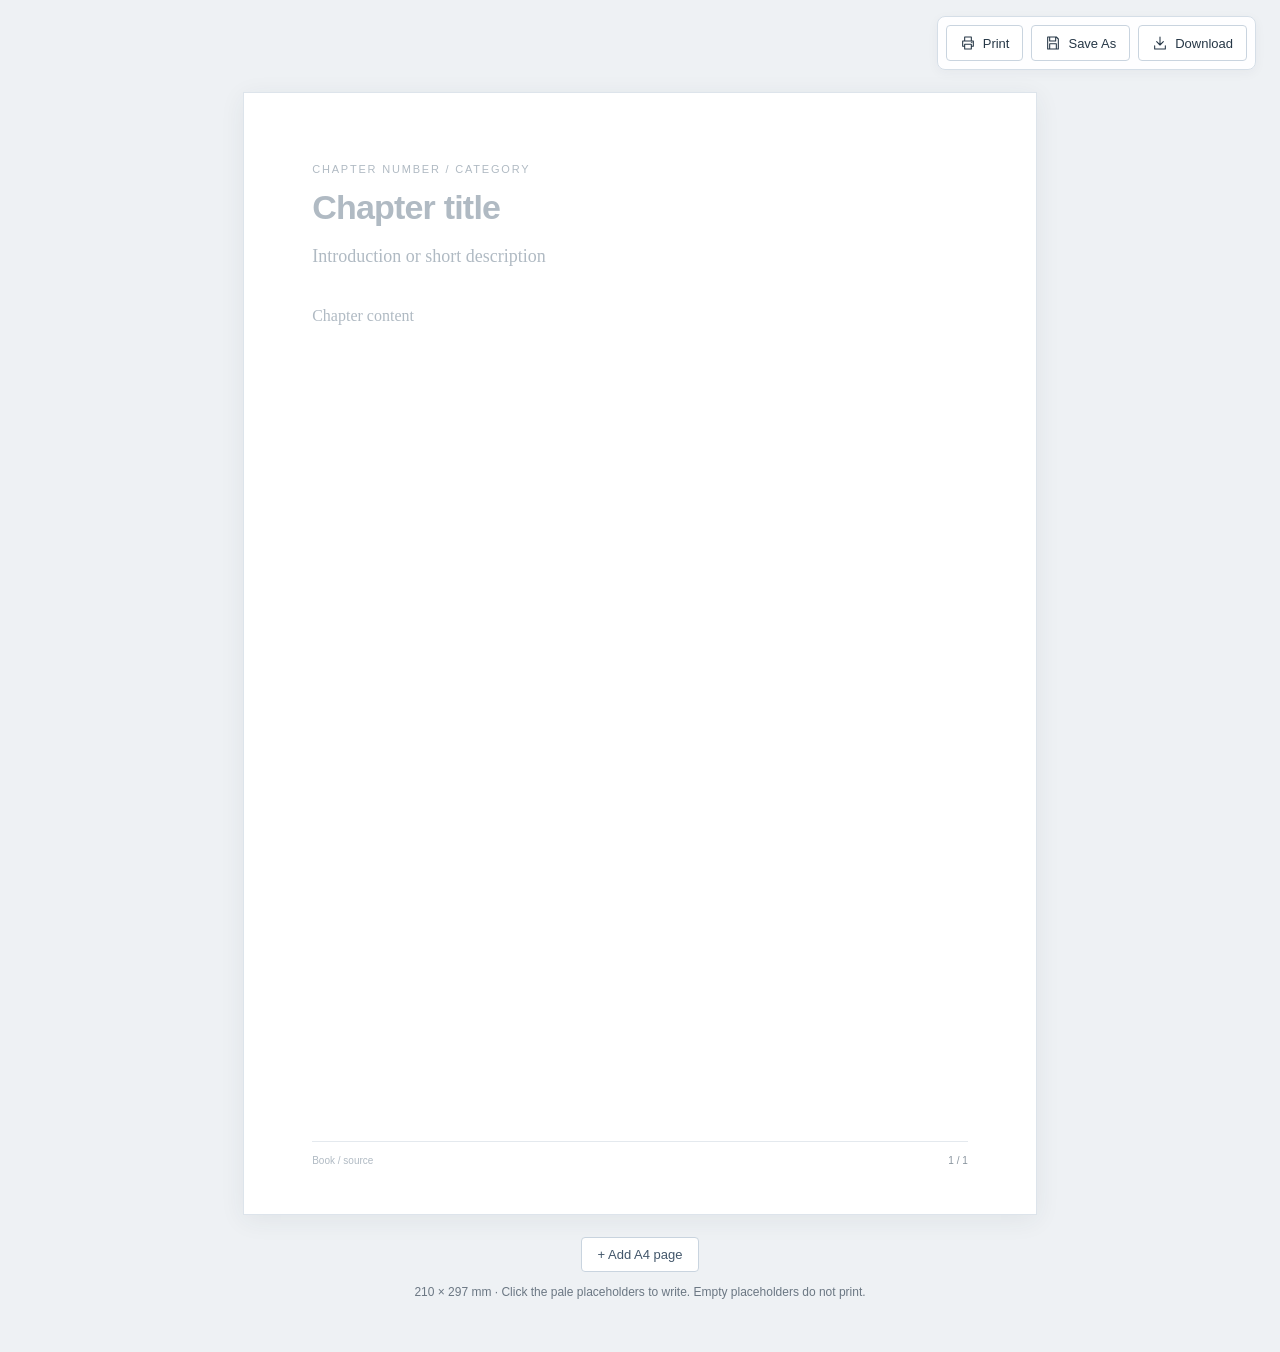
<file: assets/templates/a4-simple.html>
<!doctype html>
<html lang="en">
<head>
<meta charset="utf-8">
<meta name="viewport" content="width=device-width,initial-scale=1">
<meta name="description" content="An empty, editable A4 chapter template with print and HTML saving controls.">
<title>A4 Chapter — Empty Template</title>
<style>
:root{--ink:#26313b;--muted:#6a7681;--line:#dde4eb;--blue:#23538b;--page-width:210mm;--page-height:297mm;--page-padding:18mm}
*{box-sizing:border-box}body{margin:0;background:#eef1f4;color:var(--ink);font-family:Georgia,'Times New Roman',serif}.actions{position:fixed;top:16px;right:24px;z-index:10;display:flex;gap:8px;padding:8px;border:1px solid #d5dee7;background:#ffffffed;border-radius:8px;box-shadow:0 3px 12px #2437460b}.actions button{display:inline-flex;align-items:center;justify-content:center;gap:7px;font:13px Arial,Helvetica,sans-serif;color:#263746;background:white;border:1px solid #c9d4df;border-radius:4px;padding:9px 13px;cursor:pointer}.actions button:hover{background:#eff5fb}.actions button:focus-visible,.add-page:focus-visible,[contenteditable]:focus-visible{outline:2px solid #8aafe0;outline-offset:3px}.actions svg{width:16px;height:16px;fill:none;stroke:currentColor;stroke-width:1.6;stroke-linecap:round;stroke-linejoin:round}.workspace{padding:92px 24px 30px;overflow-x:auto}.pages{display:flex;flex-direction:column;align-items:center;gap:24px;min-width:var(--page-width)}.a4-page{position:relative;width:var(--page-width);height:var(--page-height);flex:none;background:white;box-shadow:0 5px 24px #24374612;border:1px solid #dde4eb;padding:var(--page-padding)}.page-content{height:calc(var(--page-height) - 2 * var(--page-padding) - 10mm);display:flex;flex-direction:column;gap:0}.chapter-header{flex:none;margin-bottom:8mm}.chapter-label{font:11px/1.6 Arial,sans-serif;letter-spacing:1.8px;text-transform:uppercase;color:var(--blue);min-height:18px}.chapter-title{font:700 34px/1.16 Arial,Helvetica,sans-serif;letter-spacing:-.8px;margin:9px 0 12px;min-height:42px}.chapter-description{font:18px/1.6 Georgia,serif;min-height:30px;margin:0;color:#53616e}.chapter-body{flex:1;min-height:0;overflow-y:auto;font:16px/1.7 Georgia,serif;overflow-wrap:anywhere}.chapter-body p{margin:0 0 12px}.chapter-body h2{font:700 24px/1.3 Arial,sans-serif;margin:24px 0 14px;break-after:avoid}.chapter-body h3{font:700 18px/1.4 Arial,sans-serif;margin:22px 0 10px;break-after:avoid}.chapter-body ul,.chapter-body ol{padding-left:22px}.chapter-body li{margin:5px 0}.chapter-body blockquote{margin:18px 0;border-left:3px solid #becbd6;padding:8px 18px;font-size:18px;break-inside:avoid}.chapter-body pre{font:12px/1.6 Consolas,'Liberation Mono',monospace;white-space:pre-wrap;overflow-wrap:anywhere;padding:14px;background:#f5f8fb;border:1px solid #dce4ec;border-radius:3px;break-inside:avoid}.chapter-body code{font-family:Consolas,'Liberation Mono',monospace}.chapter-body table{width:100%;border-collapse:collapse;table-layout:fixed;font-size:13px;line-height:1.5;margin:18px 0}.chapter-body th,.chapter-body td{border-bottom:1px solid #dce4ec;text-align:left;padding:9px;vertical-align:top;overflow-wrap:anywhere}.chapter-body th{font-family:Arial,sans-serif;background:#f1f4f7}.chapter-body figure{margin:20px 0;padding:10px;border:1px solid #dce4ec;break-inside:avoid}.chapter-body img,.chapter-body svg{max-width:100%;height:auto}.chapter-body figcaption,.chapter-body .source-note{font:11px/1.5 Arial,sans-serif;color:#687681;margin-top:8px}.chapter-body .hint{padding:12px 16px;margin:18px 0;border-left:3px solid #b18536;background:#fff9ed;break-inside:avoid}.chapter-body .note{padding:12px 16px;margin:18px 0;border-left:3px solid #23538b;background:#f1f6fb;break-inside:avoid}[contenteditable]{outline:none}[contenteditable]:empty:before{content:attr(data-placeholder);color:#b0bac3;pointer-events:none}[contenteditable]:hover{outline:1px dashed #d6e1eb;outline-offset:5px}[contenteditable]:focus{outline:1px dashed #aac4df;outline-offset:5px}.page-footer{position:absolute;left:var(--page-padding);right:var(--page-padding);bottom:12mm;display:flex;justify-content:space-between;align-items:center;border-top:1px solid #e4e9ee;padding-top:3mm;font:10px/1.5 Arial,sans-serif;color:#89949e;gap:16px}.footer-title{min-width:120px;flex:1;min-height:15px}.page-number{white-space:nowrap}.page-overflow{position:absolute;left:18mm;right:18mm;bottom:23mm;padding:8px;background:#fff1ee;border:1px solid #edb5aa;color:#853e31;font:11px/1.5 Arial,sans-serif;display:none}.a4-page.overflow{outline:2px solid #cd765f}.a4-page.overflow .page-overflow{display:block}.template-controls{min-width:var(--page-width);text-align:center;padding:22px 0 10px;font:12px/1.7 Arial,sans-serif;color:#6b7783}.add-page{border:1px solid #c9d4df;border-radius:4px;background:#fff;color:#42566a;padding:9px 16px;cursor:pointer;font:13px Arial,sans-serif}.template-controls p{margin:10px 0}.toast{position:fixed;bottom:20px;left:50%;transform:translateX(-50%);font:12px/1.5 Arial,sans-serif;background:#263746;color:#fff;padding:9px 16px;border-radius:5px;z-index:20;max-width:90vw}.toast:empty{display:none}
@page{size:A4 portrait;margin:0}
@media print{html,body{width:210mm;margin:0;padding:0;background:white;-webkit-print-color-adjust:exact;print-color-adjust:exact}.actions,.template-controls,.toast,.page-overflow{display:none!important}.workspace{padding:0;margin:0;overflow:visible}.pages{display:block;min-width:0}.a4-page{width:210mm;height:297mm;margin:0;border:0;box-shadow:none;break-after:page;page-break-after:always;break-inside:avoid;page-break-inside:avoid}.a4-page:last-child{break-after:auto;page-break-after:auto}.a4-page.overflow{outline:none}.chapter-body{overflow:visible}[contenteditable],[contenteditable]:hover,[contenteditable]:focus{outline:none!important}[contenteditable]:empty:before{content:none!important}.chapter-header{break-after:avoid}.chapter-body table tr{break-inside:avoid}}
@media(max-width:850px){.actions{top:10px;right:12px;gap:5px;padding:6px}.actions button{font-size:12px;padding:8px 10px}.workspace{padding:78px 12px 24px}.pages{align-items:flex-start}.template-controls{text-align:left}}
</style>
</head>
<body>
<div class="actions" role="toolbar" aria-label="Chapter file actions">
<button type="button" id="print-button" title="Print on A4 paper, or choose Save as PDF in your print dialog"><svg viewBox="0 0 24 24" aria-hidden="true"><path d="M7 8V3h10v5M7 17H4V9h16v8h-3M7 14h10v7H7z"/><path d="M17 11h1"/></svg>Print</button>
<button type="button" id="save-button" title="Choose a file name and save an HTML copy"><svg viewBox="0 0 24 24" aria-hidden="true"><path d="M4 3h13l3 3v15H4zM7 3v6h9V3M7 21v-8h10v8"/></svg>Save As</button>
<button type="button" id="download-button" title="Download the current chapter as an HTML file"><svg viewBox="0 0 24 24" aria-hidden="true"><path d="M12 3v12m-5-5 5 5 5-5M4 16v5h16v-5"/></svg>Download</button>
</div>
<main class="workspace">
<div class="pages" id="pages">
<article class="a4-page" aria-label="A4 page 1">
<div class="page-content">
<header class="chapter-header">
<div class="chapter-label" contenteditable="true" data-placeholder="Chapter number / category" aria-label="Chapter number or category" spellcheck="true"></div>
<h1 class="chapter-title" contenteditable="true" data-placeholder="Chapter title" aria-label="Chapter title" spellcheck="true"></h1>
<p class="chapter-description" contenteditable="true" data-placeholder="Introduction or short description" aria-label="Chapter introduction" spellcheck="true"></p>
</header>
<div class="chapter-body" contenteditable="true" data-placeholder="Chapter content" aria-label="Chapter content" spellcheck="true"></div>
</div>
<div class="page-overflow" role="status">This page is full. Move some content to another A4 page before printing or saving.</div>
<footer class="page-footer"><div class="footer-title" contenteditable="true" data-placeholder="Book / source" aria-label="Book or source footer"></div><span class="page-number">1 / 1</span></footer>
</article>
</div>
<div class="template-controls"><button type="button" class="add-page" id="add-page">+ Add A4 page</button><p>210 × 297 mm · Click the pale placeholders to write. Empty placeholders do not print.</p></div>
</main>
<div class="toast" id="toast" role="status" aria-live="polite"></div>
<!-- Reusable chapter-body elements, when content is added:
     h2 / h3 / p / table / figure + figcaption / pre + code /
     blockquote / div.hint / div.note / p.source-note.
     The initial template intentionally contains no sample chapter text. -->
<script>
(() => {
  const pages = document.getElementById('pages');
  const toast = document.getElementById('toast');
  const defaultName = 'A4_Chapter_Empty_Template.html';
  let notification;

  function notify(message) {
    clearTimeout(notification);
    toast.textContent = message;
    notification = setTimeout(() => { toast.textContent = ''; }, 3500);
  }

  function updatePages() {
    const sheets = Array.from(pages.querySelectorAll('.a4-page'));
    sheets.forEach((sheet, index) => {
      sheet.setAttribute('aria-label', 'A4 page ' + (index + 1));
      sheet.querySelector('.page-number').textContent = (index + 1) + ' / ' + sheets.length;
      const content = sheet.querySelector('.page-content');
      const body = sheet.querySelector('.chapter-body');
      const footer = sheet.querySelector('.page-footer');
      const overflow = body.scrollHeight > body.clientHeight + 2 ||
        content.scrollHeight > content.clientHeight + 2 ||
        footer.getBoundingClientRect().height > 32;
      sheet.classList.toggle('overflow', overflow);
    });
  }

  function validatePages() {
    updatePages();
    const sheets = Array.from(pages.querySelectorAll('.a4-page'));
    const index = sheets.findIndex(sheet => sheet.classList.contains('overflow'));
    if (index >= 0) {
      notify('Page ' + (index + 1) + ' exceeds A4. Move excess content to another page.');
      sheets[index].scrollIntoView({ behavior: 'smooth', block: 'center' });
      return false;
    }
    return true;
  }

  function suggestedName() {
    const title = pages.querySelector('.chapter-title').textContent.trim();
    if (!title) return defaultName;
    const safe = title.replace(/[<>:"/\\|?*\u0000-\u001f]/g, '').replace(/\s+/g, '_').slice(0, 100);
    return (safe || 'Chapter') + '.html';
  }

  function serialize() {
    const copy = document.documentElement.cloneNode(true);
    copy.querySelector('#toast').textContent = '';
    copy.querySelectorAll('.overflow').forEach(element => element.classList.remove('overflow'));
    copy.querySelectorAll('[contenteditable]').forEach(element => {
      if (!element.textContent.trim() && !element.querySelector('img,svg,table,pre')) element.innerHTML = '';
    });
    return '<!doctype html>\n' + copy.outerHTML;
  }

  function download(name) {
    const filename = /\.html?$/i.test(name) ? name : name + '.html';
    const blob = new Blob([serialize()], { type: 'text/html;charset=utf-8' });
    const url = URL.createObjectURL(blob);
    const anchor = document.createElement('a');
    anchor.href = url;
    anchor.download = filename;
    document.body.appendChild(anchor);
    anchor.click();
    anchor.remove();
    setTimeout(() => URL.revokeObjectURL(url), 1000);
    notify('HTML copy prepared: ' + filename);
  }

  document.getElementById('print-button').addEventListener('click', () => {
    if (validatePages()) window.print();
  });
  document.getElementById('save-button').addEventListener('click', () => {
    if (!validatePages()) return;
    const name = window.prompt('Save this chapter as an HTML file. Enter a file name:', suggestedName());
    if (name && name.trim()) {
      const safe = name.trim().replace(/[<>:"/\\|?*\u0000-\u001f]/g, '').slice(0, 150);
      if (safe) download(safe);
    }
  });
  document.getElementById('download-button').addEventListener('click', () => {
    if (validatePages()) download(suggestedName());
  });
  document.getElementById('add-page').addEventListener('click', () => {
    const next = pages.querySelector('.a4-page').cloneNode(true);
    next.classList.remove('overflow');
    next.querySelectorAll('[contenteditable]').forEach(element => { element.innerHTML = ''; });
    pages.appendChild(next);
    updatePages();
    next.scrollIntoView({ behavior: 'smooth', block: 'start' });
    next.querySelector('.chapter-title').focus({ preventScroll: true });
  });
  pages.addEventListener('input', () => requestAnimationFrame(updatePages));
  pages.addEventListener('focusout', event => {
    const element = event.target;
    if (element.hasAttribute('contenteditable') && !element.textContent.trim() && !element.querySelector('img,svg,table,pre')) element.innerHTML = '';
    updatePages();
  });
  pages.addEventListener('load', updatePages, true);
  window.addEventListener('resize', updatePages);
  document.addEventListener('keydown', event => {
    if ((event.ctrlKey || event.metaKey) && event.key.toLowerCase() === 'p') {
      event.preventDefault();
      if (validatePages()) window.print();
    }
  });
  updatePages();
})();
</script>
</body>
</html>
</file>
<file: css/base.css>
/* Tokens, header, 3-column layout, left panel, centre card, right drawer, call to action, buttons, modal, toast, responsive, print. */
:root{
  --drawer:25vw; --header:64px;
  --brand:#364759; --brand-dark:#2a3644; --brand-soft:#e9edf2;
  --bg:#f9f9f9; --line:#e6ebf2; --card:#ffffff; --border:#e5e7eb;
  --text:#1f2937; --heading:#374151; --muted:#6b7280;
  --usage:#424958; --danger:#dc2626;
  --shadow:0 1px 3px rgba(0,0,0,.08),0 1px 2px rgba(0,0,0,.05);
  --font:ui-sans-serif,system-ui,-apple-system,"Segoe UI",Roboto,"Helvetica Neue",Arial,sans-serif,"Apple Color Emoji","Segoe UI Emoji";
}
*{box-sizing:border-box}
html{overflow-y:scroll}
body{margin:0;font-family:var(--font);color:var(--text);background-color:var(--bg);
  background-image:
    repeating-linear-gradient(90deg,transparent 0 99px,var(--line) 99px 100px),
    repeating-linear-gradient(60deg,transparent 0 139px,var(--line) 139px 140px);
  -webkit-font-smoothing:antialiased;min-height:100vh}
button{font:inherit;color:inherit;background:none;border:0;cursor:pointer;padding:0;text-align:left}
svg{flex:none}

/* Header */
.topbar{background:var(--brand);height:64px;position:sticky;top:env(safe-area-inset-top,0px);z-index:45}
.topbar .wrap{max-width:1760px;margin:0 auto;height:100%;display:flex;align-items:center;padding:0 24px}
.logo{display:flex;align-items:center;gap:8px;color:#fff;font-weight:700;font-size:26px;text-decoration:none;letter-spacing:-.3px}
.logo .mark{width:32px;height:32px;border-radius:50%;background:#fff;color:var(--brand);display:grid;place-items:center;font-size:13px;font-weight:800}
.nav{display:flex;gap:32px;margin-left:34px}
.nav a{color:#fff;text-decoration:none;font-weight:600;font-size:16px;letter-spacing:.3px}
.nav a:hover{opacity:.85}
.account{margin-left:auto;display:flex;align-items:center;gap:10px;background:rgba(255,255,255,.14);color:#fff;height:48px;padding:0 18px;border-radius:4px;font-weight:600;font-size:15px}
.account:hover{background:rgba(255,255,255,.22)}

/* Layout */
.layout{padding:32px calc(var(--drawer) + 24px) 48px 24px;display:grid;grid-template-columns:minmax(0,20fr) minmax(0,55fr);gap:24px;align-items:start;transition:padding .3s ease}
.drawer-closed .layout{padding-right:56px}
.card{background:var(--card);border:1px solid var(--border);border-radius:4px;box-shadow:var(--shadow)}
.sticky{position:sticky;top:calc(var(--header) + 32px)}

/* Left */
.left{align-self:stretch}
.usage{background:linear-gradient(180deg,#3d4452,#4f5767);color:#fff;text-align:center;padding:16px 16px 32px;border-radius:4px 4px 0 0;font-size:14px;line-height:20px}
.bar{height:8px;border-radius:99px;background:rgba(255,255,255,.35);margin-top:16px;overflow:hidden}
.bar span{display:block;height:100%;width:0;background:#4ade80;transition:width .3s ease}
.side{padding:16px 24px 20px}
.side h4{margin:0 0 14px;font-size:14px;font-weight:600;color:var(--heading)}
.side h4+.item{margin-top:0}
.item{display:flex;align-items:center;gap:10px;font-size:14px;width:100%;padding:6px 0;color:var(--text)}
.item:hover{color:var(--brand)}
.side .group{margin-bottom:12px}
.lec{align-items:flex-start;padding:7px 8px;margin:0 -8px;width:calc(100% + 16px);border-radius:4px}
.lec:hover{background:var(--brand-soft);color:var(--text)}
.lec.active{background:var(--brand-soft);color:var(--brand);font-weight:600}
.lec .lt{min-width:0;flex:1}
.lec .lt span{display:block;overflow:hidden;text-overflow:ellipsis;white-space:nowrap}
.lec small{display:block;color:var(--muted);font-size:12px;line-height:16px;font-weight:400}
.lec .num{flex:none;width:22px;height:22px;border-radius:4px;background:#eef1f5;color:var(--heading);font-size:11px;font-weight:700;display:grid;place-items:center}
.lec.active .num{background:var(--brand);color:#fff}
.newlec{justify-content:center;gap:8px;border:1px dashed #c3ccd6;border-radius:4px;padding:8px;margin:4px 0 18px;font-weight:600;color:var(--brand)}
.newlec:hover{background:var(--brand-soft);border-color:var(--brand)}
.all-list{margin:0 -8px;padding:0 8px}
.tree{list-style:none;margin:0 -8px;padding:0}
.tnode{margin:1px 0}
.trow{display:flex;align-items:center;gap:2px;border-radius:4px}
.trow:hover{background:var(--brand-soft)}
.trow.active{background:var(--brand-soft)}
.tcaret{flex:none;width:24px;height:30px;display:grid;place-items:center;color:var(--muted);border-radius:4px}
.tcaret:hover{color:var(--brand)}
.tcaret svg{transition:transform .2s ease}
.tnode.open>.trow .tcaret svg{transform:rotate(90deg)}
.tlec{flex:1;min-width:0;display:flex;align-items:center;gap:8px;padding:5px 8px 5px 0;font-size:14px;line-height:20px;color:var(--text)}
.tlec .tname{overflow:hidden;text-overflow:ellipsis;white-space:nowrap}
.tlec svg{flex:none;color:#8a97a8}
.tnode.open>.trow .tlec svg{color:#d9a43a}
.trow.active .tlec{color:var(--brand);font-weight:600}
.tsteps{list-style:none;margin:0 0 4px 0;padding:0 0 0 32px;display:none;position:relative}
.tsteps::before{content:"";position:absolute;left:19px;top:2px;bottom:8px;width:1px;background:#d7dde5}
.tnode.open>.tsteps{display:block}
.tstep{display:flex;align-items:flex-start;gap:8px;width:100%;padding:5px 8px;border-radius:4px;font-size:14px;line-height:20px;color:#4b5563;text-align:left}
.tstep:hover{background:var(--brand-soft);color:var(--text)}
.tstep .sn{flex:none;width:28px;min-width:28px;letter-spacing:-.02em;height:20px;padding:0;border-radius:10px;border:1.5px solid #c3ccd6;font-size:11px;font-weight:700;display:grid;place-items:center;color:var(--muted)}
.tstep.active{color:var(--brand);font-weight:600}
.tstep.active .sn{background:var(--brand);border-color:var(--brand);color:#fff}
.tstep.done:not(.complete) .sn{border-color:#c3ccd6;color:var(--muted)}
.tempty{font-size:12px;color:var(--muted);padding:4px 8px}
.tmore{display:inline-flex;align-items:center;gap:6px;margin:4px 0 2px;padding:5px 8px;border-radius:4px;font-size:13px;font-weight:600;color:var(--brand)}
.tmore:hover{background:var(--brand-soft)}
.tmore-note{display:inline-flex;align-items:center;gap:6px;margin:0 0 4px;padding:4px 8px;border-radius:4px;font-size:12px;font-weight:600;color:var(--brand)}
.tmore-note:hover{background:var(--brand-soft)}
.left .sticky{max-height:calc(100vh - var(--header) - 48px);display:flex;flex-direction:column;overflow:hidden}
.left .usage{flex:none}
.left .side{flex:1;min-height:0;overflow-y:auto;scrollbar-width:none;-ms-overflow-style:none;overscroll-behavior:contain}
.left .side::-webkit-scrollbar{display:none;width:0;height:0}
.empty{color:var(--muted);font-size:14px;padding:6px 0}
.steps{margin:0 0 16px;padding:0 0 12px;border-bottom:1px solid var(--border)}
.step{display:flex;align-items:flex-start;gap:10px;width:calc(100% + 16px);margin:0 -8px;padding:6px 8px;border-radius:4px;font-size:14px;line-height:20px;color:var(--text);position:relative}
.step:hover{background:var(--brand-soft)}
.step .sn{flex:none;width:20px;height:20px;border-radius:50%;border:1.5px solid #c3ccd6;font-size:11px;font-weight:700;display:grid;place-items:center;color:var(--muted);margin-top:0}
.step.active{color:var(--brand);font-weight:600}
.step.active .sn{background:var(--brand);border-color:var(--brand);color:#fff}
.step.done .sn{border-color:var(--brand);color:var(--brand)}
.transcript h2{scroll-margin-top:calc(var(--header) + 16px)}
.transcript .sec>h2:first-child{margin-top:0}
.transcript .intro{margin-bottom:8px}
.pager{display:flex;flex-direction:column;gap:16px;margin-top:40px;padding-top:24px;border-top:1px solid var(--border)}
.pdone{display:flex;align-items:center;gap:16px;padding:14px 16px;border:1px solid var(--border);border-radius:8px;background:#f8fafc}
.pdone.is-done{background:#f0fdf4;border-color:#bbf7d0}
.pinfo{flex:1;min-width:0;display:flex;flex-direction:column;gap:6px}
.pinfo .pl{font-size:14px;font-weight:600;color:var(--heading)}
.pinfo .ps{font-size:12px;color:var(--muted);font-variant-numeric:tabular-nums}
.pbar{height:6px;border-radius:99px;background:#e2e8f0;overflow:hidden;max-width:320px}
.pbar span{display:block;height:100%;background:#16a34a;border-radius:99px;transition:width .3s ease}
.btn-done{flex:none;display:inline-flex;align-items:center;gap:8px;height:40px;padding:0 18px;border-radius:6px;background:#16a34a;color:#fff;font-size:14px;font-weight:600;white-space:nowrap}
.btn-done:hover{background:#15803d}
.btn-done:focus-visible,.pg:focus-visible{outline:2px solid var(--brand);outline-offset:2px}
.btn-done.is-done{background:#fff;color:#15803d;box-shadow:inset 0 0 0 1.5px #16a34a}
.btn-done.is-done:hover{background:#dcfce7}
.btn-done .undo{font-weight:400;font-size:12px;opacity:.8}
.pnav{display:grid;grid-template-columns:1fr 1fr;gap:12px}
.pg{display:flex;align-items:center;gap:12px;min-width:0;padding:14px 16px;border:1px solid var(--border);border-radius:8px;background:#fff;color:var(--heading);text-align:left;transition:border-color .15s,box-shadow .15s}
.pg:hover{border-color:var(--brand);box-shadow:0 2px 8px rgba(54,71,89,.10)}
.pg .pt{flex:1;min-width:0;display:flex;flex-direction:column;gap:2px}
.pg .pt small{font-size:11px;font-weight:700;letter-spacing:.06em;text-transform:uppercase;color:var(--muted)}
.pg .pt span{font-size:14px;font-weight:600;color:var(--brand);overflow:hidden;text-overflow:ellipsis;white-space:nowrap}
.pg .pa{flex:none;width:32px;height:32px;border-radius:50%;display:grid;place-items:center;background:var(--brand-soft);color:var(--brand)}
.pg:hover .pa{background:var(--brand);color:#fff}
.pg.next{grid-column:2;justify-content:flex-end;text-align:right}
.pg.next .pt{align-items:flex-end}
.step-top{display:flex;justify-content:flex-end;margin:-8px 0 8px}
.done-pill{display:inline-flex;align-items:center;gap:6px;font-size:12px;font-weight:600;color:#15803d;background:#dcfce7;border-radius:99px;padding:3px 10px}
.tstep.complete .sn{background:#16a34a;border-color:#16a34a;color:#fff}
.tstep.complete.active .sn{box-shadow:0 0 0 2px #bbf7d0}
.res h4{display:flex;align-items:center;justify-content:space-between}
.rlab{font-size:12px;font-weight:600;color:var(--muted);text-transform:uppercase;letter-spacing:.05em;margin:4px 0 4px}
.rlink{display:flex;align-items:flex-start;gap:10px;padding:7px 8px;margin:0 -8px;border-radius:4px;text-decoration:none;color:var(--text);font-size:14px;line-height:20px}
.rlink:hover{background:var(--brand-soft);color:var(--brand)}
.rlink svg{flex:none;margin-top:2px;color:var(--heading)}
.rlink small{display:block;color:var(--muted);font-size:12px;line-height:16px}
.rnone{font-size:13px;color:var(--muted);padding:4px 0 6px}
#resAll{margin-top:4px}
#resAllBtn{margin-left:-8px}
@media (max-width:760px){.pdone{flex-direction:column;align-items:stretch}.btn-done{justify-content:center}.pnav{grid-template-columns:1fr}.pg.next{grid-column:1}}

/* Center */
.doc{padding:24px 24px 40px}
.doc h1{margin:0;font-size:30px;line-height:36px;font-weight:700;color:var(--heading);outline:none}
.date{margin:12px 0 28px;color:var(--heading);font-size:16px}
.transcript{font-size:16px;line-height:24px;color:#333;outline:none}
.transcript p{margin:0 0 16px}

/* Right drawer */
.right{position:fixed;top:var(--header);right:0;bottom:0;width:var(--drawer);z-index:40;background:var(--card);border-left:1px solid var(--border);box-shadow:-8px 0 24px rgba(0,0,0,.06);transform:translateX(0);transition:transform .3s ease}
.drawer-closed .right{transform:translateX(100%);box-shadow:none}
.menu{height:100%;overflow-y:auto;padding:24px 32px 24px;scrollbar-width:none;-ms-overflow-style:none;overscroll-behavior:contain}
.menu::-webkit-scrollbar{display:none;width:0;height:0}
.drawer-tab{position:absolute;top:24px;left:-36px;width:36px;height:44px;display:grid;place-items:center;background:var(--brand);color:#fff;border-radius:6px 0 0 6px;box-shadow:-2px 2px 8px rgba(0,0,0,.12)}
.drawer-tab:hover{background:var(--brand-dark)}
.drawer-tab svg{transition:transform .3s ease}
.drawer-closed .drawer-tab svg{transform:rotate(180deg)}
.scrim{display:none}
.menu h4{margin:0 0 12px;font-size:14px;font-weight:600;color:var(--heading)}
.act{display:flex;align-items:flex-start;gap:12px;width:100%;padding:8px 0;font-size:14px;line-height:20px;color:var(--text)}
.act svg{color:var(--heading);margin-top:-2px}
.act:hover .t,.act:hover svg{color:var(--brand)}
.act.danger:hover svg{color:var(--danger)}
.act small{display:block;color:var(--muted);font-size:12px;line-height:16px}
.act.danger:hover .t{color:var(--danger)}
.chk{width:24px;height:24px;border-radius:4px;background:#d1d5db;display:grid;place-items:center;color:#fff}
.chk.on{background:var(--brand)}
.menu .sep{height:12px}

/* Call to action */
.cta{margin-top:32px;padding:24px;border-radius:6px;color:#fff;background:linear-gradient(180deg,#405368,#2a3644);box-shadow:0 10px 15px -3px rgba(0,0,0,.1),0 4px 6px -4px rgba(0,0,0,.1)}
.cta-in{max-width:420px;margin:0 auto;display:flex;flex-direction:column;gap:16px}
.cta h2{margin:0;text-align:center;font-size:30px;line-height:36px;font-weight:700}
.cta-in p{margin:4px 0 0;text-align:center}
.cta-row{display:flex;align-items:center;gap:16px}
.cta-row b{display:block;font-size:18px;line-height:28px}
.cta-row span{opacity:.8;font-size:16px;line-height:24px}
.cta-icon{width:40px;height:40px;flex:none}
.cta .btn{align-self:center;background:#fff;color:#2a3644;height:40px;padding:0 20px}
.cta .btn:hover{background:#e9edf2}

/* Buttons, modal, toast */
.btn{display:inline-flex;align-items:center;gap:6px;height:36px;padding:0 14px;border-radius:4px;font-weight:600;font-size:14px;background:var(--brand);color:#fff}
.btn:hover{background:var(--brand-dark)}
.btn.ghost{background:#fff;color:var(--heading);border:1px solid var(--border)}
.btn.ghost:hover{background:#f3f4f6}
.btn.red{background:var(--danger)}
.overlay{position:fixed;inset:0;background:rgba(17,24,39,.45);display:none;align-items:center;justify-content:center;padding:16px;z-index:50}
.overlay.on{display:flex}
.modal{background:#fff;border-radius:6px;width:100%;max-width:440px;box-shadow:0 20px 40px rgba(0,0,0,.2);padding:24px}
.modal h3{margin:0 0 8px;font-size:18px;color:var(--heading)}
.modal p{margin:0 0 16px;color:var(--muted);font-size:14px;line-height:20px}
.modal label{display:block;font-size:13px;font-weight:600;color:var(--heading);margin:12px 0 6px}
.modal input[type=text],.modal select,.modal textarea{width:100%;height:38px;border:1px solid #d1d5db;border-radius:4px;padding:0 10px;font:inherit;font-size:14px}
.modal textarea{height:auto;padding:10px;resize:vertical;line-height:20px}
.modal .row{display:flex;gap:8px;justify-content:flex-end;margin-top:20px}
.opt{display:flex;align-items:center;gap:8px;font-size:14px;margin:6px 0}
.toast{position:fixed;left:50%;bottom:24px;transform:translateX(-50%) translateY(20px);opacity:0;background:#111827;color:#fff;padding:10px 16px;border-radius:6px;font-size:14px;transition:.2s;z-index:60;pointer-events:none}
.toast.on{opacity:1;transform:translateX(-50%) translateY(0)}

/* Responsive */
@media (max-width:1100px){:root{--drawer:320px}.layout{grid-template-columns:minmax(0,1fr);padding-left:16px}.left{display:none}}
@media (max-width:760px){
  :root{--drawer:min(320px,85vw)}.layout,.drawer-closed .layout{padding:24px 16px 48px 16px}
  body:not(.drawer-closed) .scrim{display:block;position:fixed;inset:var(--header) 0 0 0;background:rgba(17,24,39,.35);z-index:39}
  .nav{display:none}.account .email{display:none}.doc h1{font-size:24px;line-height:30px}
}
@media print{
  body{background:#fff}.cta,.topbar,.left,.right,.adv,.editbar-top,.savestate,.pen,.toast,.code-h .copy{display:none!important}
  .layout{display:block;padding:0}.card{border:0;box-shadow:none}
}
/* Start-up: hidden until the first lecture renders (step 2 loader) */
html:not(.lec-ready) .layout{visibility:hidden}

/* Attached files in Resources (buttons styled like links) */
button.rlink.rfile{width:calc(100% + 16px);background:none;border:0;font:inherit;font-size:14px;line-height:20px;text-align:left;cursor:pointer;color:var(--text)}
/* Print window */
.modal.pm,.modal.wide.pm{max-width:800px;max-height:92vh;overflow:auto}
.modal.pm h3{font-size:20px}
.modal.pm .pm-intro{font-size:15px;color:#4b5563;margin-bottom:6px}
.pm-sec{margin-top:16px}
.pm-h{font-size:14px;font-weight:700;color:var(--heading);text-transform:uppercase;letter-spacing:.04em;margin-bottom:8px}
.pm-h small{font-size:12.5px;font-weight:500;text-transform:none;letter-spacing:0;color:#6b7280;margin-left:6px}
.pm-grid{display:grid;grid-template-columns:repeat(auto-fill,minmax(220px,1fr));gap:10px}
.pm-grid.two{grid-template-columns:repeat(auto-fill,minmax(300px,1fr))}
.modal label.pm-card{position:relative;display:flex;gap:10px;align-items:flex-start;margin:0;padding:12px 14px;border:1.5px solid #e5e7eb;border-radius:10px;background:#fff;cursor:pointer;font-weight:400;transition:border-color .15s,background .15s}
.pm-card:hover{border-color:#94a3b8;background:#f8fafc}
.pm-card input{margin-top:3px;flex:none;width:17px;height:17px;accent-color:#364759}
.pm-card:has(input:checked){border-color:#364759;background:#eef1f5;box-shadow:0 0 0 1px #364759 inset}
.pm-body{display:flex;flex-direction:column;gap:4px;min-width:0}
.pm-t{font-size:15.5px;font-weight:700;color:#1f2937;line-height:1.3}
.pm-s{font-size:13.5px;color:#4b5563;line-height:1.45}
.pm-sw{display:flex;gap:4px;margin-bottom:2px}.pm-sw i{width:22px;height:10px;border-radius:3px;border:1px solid rgba(0,0,0,.12)}
@media (max-width:640px){.pm-grid,.pm-grid.two{grid-template-columns:1fr}}
/* Lesson folders inside a session (index.json "groups") */
.tgroup{margin:1px 0}
.tgrp{display:flex;align-items:flex-start;gap:6px;width:100%;padding:5px 8px 5px 2px;border-radius:4px;font-size:14px;line-height:20px;font-weight:600;color:var(--heading);text-align:left}
.tgrp:hover{background:var(--brand-soft)}
.tgrp .gc{flex:none;width:16px;height:20px;display:grid;place-items:center;color:var(--muted)}
.tgrp .gc svg{transition:transform .2s ease}
.tgroup.open>.tgrp .gc svg{transform:rotate(90deg)}
.tgrp .gn{flex:none;min-width:22px;height:20px;padding:0 5px;border-radius:5px;background:#eef1f5;font-size:11px;font-weight:700;display:grid;place-items:center;color:var(--heading)}
.tgroup.here>.tgrp .gn{background:var(--brand);color:#fff}
.tgrp .gt{min-width:0}
.tgsteps{list-style:none;margin:0 0 4px;padding:0 0 0 14px;display:none}
.tgroup.open>.tgsteps{display:block}
</file>
<file: css/content.css>
/* Rendered lecture content: text, colors, callouts, tabs, cards, badges, tables, code blocks. */
/* Rich lecture content */
.transcript h2{font-size:22px;line-height:30px;margin:28px 0 12px;color:var(--heading)}
.transcript h3{font-size:18px;line-height:26px;margin:22px 0 10px;color:var(--heading)}
.transcript h4{font-size:16px;margin:18px 0 8px;color:var(--heading)}
.transcript ul,.transcript ol{margin:0 0 16px;padding-left:24px}
.transcript li{margin:4px 0}
.transcript hr{border:0;border-top:1px solid var(--border);margin:24px 0}
.transcript blockquote{margin:0 0 16px;padding:4px 16px;border-left:4px solid #cbd5e1;color:#4b5563}
.transcript a{color:#2563eb}
.transcript :not(pre)>code{font-family:ui-monospace,SFMono-Regular,Menlo,Consolas,monospace;font-size:.88em;background:#f1f3f6;border:1px solid #e3e7ec;border-radius:4px;padding:1px 5px;color:#c0264b}
.transcript mark{background:#fef08a;padding:0 2px;border-radius:2px}
.transcript img{max-width:100%;border-radius:6px}
.transcript .tbl{overflow-x:auto;margin:0 0 16px;border:1px solid var(--border);border-radius:6px}
.transcript table{width:100%;border-collapse:collapse;font-size:14px;line-height:20px}
.transcript th,.transcript td{padding:8px 12px;text-align:left;vertical-align:top;border-bottom:1px solid var(--border)}
.transcript th{background:#f6f7f9;font-weight:600;color:var(--heading)}
.transcript tr:last-child td{border-bottom:0}
.transcript h4{font-size:15px;margin:20px 0 8px;color:var(--heading)}
.transcript h2+p strong:only-child{font-size:17px;color:var(--heading)}
/* Text colors */
.c-red{color:#dc2626}.c-orange{color:#ea580c}.c-amber{color:#d97706}.c-yellow{color:#ca8a04}.c-green{color:#16a34a}.c-teal{color:#0d9488}.c-blue{color:#2563eb}.c-indigo{color:#4f46e5}.c-purple{color:#9333ea}.c-pink{color:#db2777}.c-gray{color:#6b7280}.c-brand{color:var(--brand)}
.bg-red{background:#fee2e2}.bg-orange{background:#ffedd5}.bg-amber{background:#fef3c7}.bg-yellow{background:#fef9c3}.bg-green{background:#dcfce7}.bg-teal{background:#ccfbf1}.bg-blue{background:#dbeafe}.bg-indigo{background:#e0e7ff}.bg-purple{background:#f3e8ff}.bg-pink{background:#fce7f3}.bg-gray{background:#f3f4f6}
[class*="bg-"]:not(.hint){padding:0 3px;border-radius:3px}
/* Hints */
.hint{display:flex;gap:12px;margin:0 0 16px;padding:12px 16px;border-radius:6px;border:1px solid;border-left-width:4px}
.hint svg{flex:none;margin-top:2px}
.hint .hb{min-width:0;flex:1}
.hint .ht{font-weight:700;margin-bottom:2px}
.hint .hb>*:last-child{margin-bottom:0}
.hint.info{background:#eff6ff;border-color:#bfdbfe;border-left-color:#3b82f6;color:#1e3a8a}
.hint.tip{background:#f0fdf4;border-color:#bbf7d0;border-left-color:#22c55e;color:#14532d}
.hint.success{background:#ecfdf5;border-color:#a7f3d0;border-left-color:#10b981;color:#064e3b}
.hint.note{background:#f8fafc;border-color:#e2e8f0;border-left-color:#64748b;color:#334155}
.hint.warning{background:#fffbeb;border-color:#fde68a;border-left-color:#f59e0b;color:#78350f}
.hint.danger{background:#fef2f2;border-color:#fecaca;border-left-color:#ef4444;color:#7f1d1d}
.hint{--hbg:#f8fafc;--hbd:#e2e8f0;--hac:#64748b;--hfg:#334155}
.hint.custom{background:var(--hbg);border-color:var(--hbd);border-left-color:var(--hac);color:var(--hfg)}
.hint.objective{background:#eef2ff;border-color:#c7d2fe;border-left-color:#6366f1;color:#312e81}
.hint.prereq{background:#f8fafc;border-color:#cbd5e1;border-left-color:#475569;color:#1e293b}
.hint.important{background:#fff7ed;border-color:#fed7aa;border-left-color:#f97316;color:#7c2d12}
.hint.best{background:#f0fdfa;border-color:#99f6e4;border-left-color:#14b8a6;color:#134e4a}
.hint.mistake{background:#fff1f2;border-color:#fecdd3;border-left-color:#e11d48;color:#881337}
.hint.definition{background:#fdf4ff;border-color:#f5d0fe;border-left-color:#c026d3;color:#701a75}
.hint.takeaway{background:#fefce8;border-color:#fde68a;border-left-color:#ca8a04;color:#713f12}
.hint.exercise{background:#eff6ff;border-color:#bfdbfe;border-left-color:#2563eb;color:#1e3a8a}
.hint.question{background:#f5f3ff;border-color:#ddd6fe;border-left-color:#7c3aed;color:#4c1d95}
.det{margin:0 0 16px;border:1px solid var(--border);border-radius:8px;background:#fff;overflow:hidden}
.det>summary{list-style:none;display:flex;align-items:center;gap:8px;padding:12px 16px;cursor:pointer;font-weight:600;color:var(--heading);background:#f8fafc}
.det>summary::-webkit-details-marker{display:none}
.det>summary svg{transition:transform .15s;color:var(--muted)}
.det[open]>summary svg{transform:rotate(90deg)}
.det>summary:hover{background:#f1f5f9}
.det-b{padding:12px 16px 4px;border-top:1px solid var(--border)}
.pquote{margin:24px 0;padding:8px 0 8px 24px;border-left:3px solid var(--brand)}
.pquote blockquote{margin:0;padding:0;border:0;font-size:20px;line-height:30px;color:var(--heading);font-style:italic}
.pquote blockquote p{margin:0 0 8px}
.pquote figcaption{font-size:14px;color:var(--muted)}
.statement{margin:24px 0;padding:20px 24px;border-radius:8px;background:var(--brand);color:#fff;font-size:20px;line-height:30px;text-align:center}
.statement p{margin:0}
.transcript kbd{display:inline-block;min-width:22px;padding:1px 6px;border:1px solid #cbd5e1;border-bottom-width:2px;border-radius:4px;background:#fff;font:600 12px/18px ui-monospace,SFMono-Regular,Menlo,Consolas,monospace;color:var(--heading);text-align:center}
.badge{display:inline-block;padding:1px 8px;border-radius:99px;font-size:12px;font-weight:600;line-height:18px;background:#eef1f5;color:var(--heading);vertical-align:1px}
.badge.b-green{background:#dcfce7;color:#166534}.badge.b-amber{background:#fef3c7;color:#92400e}.badge.b-blue{background:#dbeafe;color:#1e40af}.badge.b-red{background:#fee2e2;color:#991b1b}.badge.b-purple{background:#f3e8ff;color:#6b21a8}.badge.b-gray{background:#f1f5f9;color:#334155}.badge.b-teal{background:#ccfbf1;color:#115e59}.badge.b-orange{background:#ffedd5;color:#9a3412}.badge.b-indigo{background:#e0e7ff;color:#3730a3}.badge.b-pink{background:#fce7f3;color:#9d174d}.badge.b-yellow{background:#fef9c3;color:#854d0e}.badge.b-brand{background:var(--brand);color:#fff}
.fig{display:block;margin:8px 0 16px}.fig img{display:block;border-radius:6px;border:1px solid var(--border)}.fig .cap{display:block;margin-top:6px;font-size:13px;color:var(--muted);text-align:center}
.code pre.lines code{display:block}
.code .ln{display:block;padding:0 16px;margin:0 -16px;min-height:21px}
.code .ln.hl{background:rgba(250,204,21,.16);box-shadow:inset 3px 0 0 #facc15}
.code pre.numbered .no{display:inline-block;width:32px;margin-right:12px;color:#5b6b82;text-align:right;user-select:none}
.code .d-add{background:rgba(34,197,94,.16);color:#bbf7d0}.code .d-del{background:rgba(239,68,68,.18);color:#fecaca}.code .d-hunk{color:#93c5fd}
.code.is-term pre{background:#0f141c}.code .prompt{color:#4ade80;user-select:none}.code .out{color:#a9b4c4}
.code .tg{color:#5b6b82}.code .tdir{color:#93c5fd;font-weight:600}.code .tfile{color:#e2e8f0}.code .tcm{color:#7f8ea3;font-style:italic}
.ctabs{margin:0 0 16px}
.ctab-bar{display:flex;gap:2px;flex-wrap:wrap;border-bottom:1px solid var(--border);margin-bottom:-1px}
.ctab-bar button{padding:7px 14px;font-size:13px;font-weight:600;color:var(--muted);border:1px solid transparent;border-bottom:0;border-radius:6px 6px 0 0}
.ctab-bar button.on{background:#273142;color:#fff;border-color:#273142}
.ctabs .code{border-top-left-radius:0}
.stepper{list-style:none;margin:0 0 16px;padding:0;position:relative}
.stepper li{position:relative;display:flex;gap:14px;padding:0 0 16px}
.stepper li:not(:last-child)::before{content:"";position:absolute;left:13px;top:30px;bottom:2px;width:2px;background:#dbe2ea}
.stepper .sn2{flex:none;width:28px;height:28px;border-radius:50%;background:var(--brand);color:#fff;font-size:13px;font-weight:700;display:grid;place-items:center}
.stepper .sc{flex:1;min-width:0;padding-top:3px}.stepper .sc>*:last-child{margin-bottom:0}
.cols{display:grid;gap:12px;margin:0 0 16px}.cols-2{grid-template-columns:repeat(2,minmax(0,1fr))}.cols-3{grid-template-columns:repeat(3,minmax(0,1fr))}
.col{border:1px solid var(--border);border-radius:8px;overflow:hidden;background:#fff;min-width:0}
.col-h{display:flex;align-items:center;gap:6px;padding:8px 14px;font-weight:700;font-size:14px;background:#f8fafc;border-bottom:1px solid var(--border)}
.col-b{padding:12px 14px 2px}
.c-do .col-h{background:#f0fdf4;color:#15803d;border-color:#bbf7d0}.c-do{border-color:#bbf7d0}
.c-dont .col-h{background:#fef2f2;color:#b91c1c;border-color:#fecaca}.c-dont{border-color:#fecaca}
.c-before .col-h{background:#fff7ed;color:#9a3412}.c-after .col-h{background:#ecfdf5;color:#047857}
.cards{display:grid;grid-template-columns:repeat(auto-fit,minmax(180px,1fr));gap:12px;margin:0 0 16px}
.kcard{padding:14px 16px;border:1px solid var(--border);border-radius:8px;background:#fff}
.kcard b{display:block;color:var(--heading);margin-bottom:4px}.kcard div>p:last-child{margin-bottom:0}
.tasks{list-style:none;padding-left:4px}
.task{display:flex;align-items:flex-start;gap:8px;cursor:pointer}
.task input{margin-top:5px;width:16px;height:16px;accent-color:#16a34a}
.task input:checked+span{color:var(--muted);text-decoration:line-through}
.diagram{margin:0 0 16px;padding:16px;border:1px solid var(--border);border-radius:8px;background:#fff;overflow-x:auto}
.diagram pre.mermaid:not([data-processed]){margin:0;font:13px/20px ui-monospace,Menlo,Consolas,monospace;color:var(--muted);white-space:pre}
@media (max-width:760px){.cols-2,.cols-3{grid-template-columns:1fr}}
.blk-wrap{position:relative;display:inline-block}
.blkmenu{position:fixed;inset:0;z-index:80;background:rgba(15,23,42,.45);display:flex;align-items:center;justify-content:center;padding:24px 16px}
.blkmenu[hidden]{display:none}
.blkpanel{width:min(960px,100%);height:min(720px,calc(100vh - 48px));display:flex;flex-direction:column;background:#fff;border-radius:12px;box-shadow:0 24px 64px rgba(15,23,42,.28);overflow:hidden}
.blkhead{display:flex;align-items:center;gap:12px;padding:16px 20px;border-bottom:1px solid var(--border)}
.blkhead h3{margin:0;font-size:18px;color:var(--heading);white-space:nowrap}
.blkhead input{flex:1;min-width:0;height:38px;border:1px solid #d1d5db;border-radius:6px;padding:0 12px;font:inherit;font-size:14px}
.blkhead input:focus{outline:2px solid var(--brand);outline-offset:0;border-color:var(--brand)}
.blkx{width:36px;height:36px;border-radius:6px;display:grid;place-items:center;color:var(--muted)}.blkx:hover{background:#f1f5f9;color:var(--heading)}
.blkbody{flex:1;min-height:0;display:grid;grid-template-columns:180px minmax(0,1fr)}
.blknav{border-right:1px solid var(--border);padding:12px 8px;overflow:auto;background:#f8fafc}
.blknav button{display:flex;justify-content:space-between;width:100%;padding:8px 12px;border-radius:6px;font-size:14px;font-weight:600;color:var(--muted)}
.blknav button.on,.blknav button:hover{background:#fff;color:var(--brand);box-shadow:0 0 0 1px var(--border)}
.blknav small{font-weight:400;color:var(--muted)}
.blklist{overflow:auto;padding:16px 20px 24px}
.blklist h5{margin:4px 0 10px;font-size:12px;font-weight:700;letter-spacing:.08em;text-transform:uppercase;color:var(--muted)}
.blklist h5:not(:first-child){margin-top:20px}
.blkgrid{display:grid;grid-template-columns:repeat(auto-fill,minmax(220px,1fr));gap:10px}
.blkgrid button{display:flex;align-items:flex-start;gap:12px;padding:12px;border:1px solid var(--border);border-radius:8px;text-align:left;background:#fff;transition:border-color .12s,box-shadow .12s,background .12s,transform .12s}
.blkgrid button{--tbg:#fff7ed;--tbd:#fdba74;--tic:#ea580c}
.blkgrid button[data-g="Collapsible"]{--tbg:#eff6ff;--tbd:#93c5fd;--tic:#2563eb}
.blkgrid button[data-g="Quotes"]{--tbg:#faf5ff;--tbd:#d8b4fe;--tic:#9333ea}
.blkgrid button[data-g="Code"]{--tbg:#f0f9ff;--tbd:#7dd3fc;--tic:#0284c7}
.blkgrid button[data-g="Structure"]{--tbg:#f5f3ff;--tbd:#c4b5fd;--tic:#7c3aed}
.blkgrid button[data-g="Media"]{--tbg:#fdf2f8;--tbd:#f9a8d4;--tic:#db2777}
.blkgrid button[data-g="Inline"]{--tbg:#fffbeb;--tbd:#fcd34d;--tic:#d97706}
.blkgrid button:hover,.blkgrid button:focus-visible{background:var(--tbg);border-color:var(--tbd);box-shadow:0 4px 14px rgba(15,23,42,.08);transform:translateY(-1px)}
.blkgrid button:hover .bi,.blkgrid button:focus-visible .bi{background:var(--tic);color:#fff}
.blkgrid .bi{transition:background .12s,color .12s}
.blknav button:hover{background:#fff7ed;color:#c2410c;box-shadow:0 0 0 1px #fed7aa}
.tb .ins:hover{background:#ea580c;border-color:#ea580c}
@media (prefers-reduced-motion:reduce){.blkgrid button:hover{transform:none}}
.blkgrid .bi{width:34px;height:34px;flex:none;border-radius:8px;display:grid;place-items:center;background:var(--brand-soft);color:var(--brand)}
.blkgrid .bt{display:flex;flex-direction:column;gap:2px;min-width:0}
.blkgrid .bt b{font-size:14px;color:var(--heading)}
.blkgrid .bt span{font-size:12px;line-height:16px;color:var(--muted)}
.blkempty{padding:24px;color:var(--muted)}
@media (max-width:700px){.blkbody{grid-template-columns:1fr}.blknav{display:none}}
.tb .ins{background:var(--brand);color:#fff;border-color:var(--brand)}.tb .ins:hover{background:var(--brand-dark);color:#fff}
.exp-badge{margin-left:12px;padding:3px 10px;border-radius:99px;background:#fbbf24;color:#1f2937;font-size:12px;font-weight:700;letter-spacing:.04em}
.hint.example{background:#faf5ff;border-color:#e9d5ff;border-left-color:#a855f7;color:#581c87}
/* Code blocks */
.code{margin:0 0 16px;border-radius:6px;overflow:hidden;background:#1e2633;border:1px solid #2b3545}
.code-h{display:flex;align-items:center;gap:8px;padding:6px 8px 6px 14px;background:#273142;color:#a9b4c4;font-size:12px;font-family:ui-monospace,SFMono-Regular,Menlo,Consolas,monospace}
.code-h .fn{color:#e2e8f0}
.code-h .copy{margin-left:auto;display:inline-flex;align-items:center;gap:4px;color:#cbd5e1;font-family:var(--font);font-size:12px;padding:3px 8px;border-radius:4px}
.code-h .copy:hover{background:#344055;color:#fff}
.code pre{margin:0;padding:14px 16px;overflow-x:auto;font-family:ui-monospace,SFMono-Regular,Menlo,Consolas,monospace;font-size:13.5px;line-height:21px;color:#e2e8f0;tab-size:2}
.code .tk-c{color:#7f8ea3;font-style:italic}.code .tk-s{color:#a5d6a7}.code .tk-n{color:#f9b97f}.code .tk-k{color:#82aaff}.code .tk-key{color:#f78c6c}.code .tk-p{color:#89ddff}

/* ::: response: learner answer box */
.response textarea.resp-ta{width:100%;box-sizing:border-box;margin:8px 0 6px;padding:10px 12px;border:1px solid #cbd5e1;border-radius:6px;font:inherit;font-size:15px;line-height:1.5;background:#fff;color:#1f2937;resize:vertical;min-height:120px}
.response textarea.resp-ta:focus{outline:2px solid #3b82f6;outline-offset:1px;border-color:#3b82f6}
.response .resp-row{display:flex;align-items:center;gap:12px;flex-wrap:wrap}
.response .resp-st{font-size:13px;color:#64748b}
.quiz{margin:0 0 16px;padding:16px 18px;border:1px solid #cbd5e1;border-radius:8px;background:#fff}
.quiz-h{font-weight:700;font-size:17px;margin-bottom:6px}
.quiz-q p{margin:0 0 10px}
.quiz-opts{display:flex;flex-direction:column;gap:8px;margin:6px 0 12px}
.quiz-opt{display:flex;gap:10px;align-items:flex-start;padding:10px 12px;border:1px solid #e2e8f0;border-radius:6px;cursor:pointer;line-height:1.45}
.quiz-opt:hover{border-color:#94a3b8;background:#f8fafc}
.quiz-opt input{margin-top:4px;flex:none;width:16px;height:16px;accent-color:#364759}
.quiz-opt.correct{border-color:#22c55e;background:#f0fdf4}
.quiz-opt.wrong{border-color:#ef4444;background:#fef2f2}
.quiz-row{display:flex;align-items:center;gap:12px;flex-wrap:wrap}
.quiz-fb{font-size:14px;font-weight:600;color:#334155}
.quiz.answered .quiz-fb{color:#166534}
.quiz-ex{margin-top:12px;padding-top:10px;border-top:1px solid #e2e8f0}
.quiz-fb.bad,.quiz.answered .quiz-fb.bad{color:#b91c1c}
/* ::: checklist: step checklist with Submit */
.quiz.checklist .chk-items{margin:6px 0 12px;padding-left:4px}
.quiz.checklist .chk-items li{margin:6px 0}
.quiz.checklist.answered{border-color:#bbf7d0;background:#f0fdf4}

/* ---------- Reference page ---------- */
.nav a.on{text-decoration:underline;text-underline-offset:6px}
.ref-top{margin-bottom:10px}
.ref-toc{display:flex;flex-wrap:wrap;gap:6px 8px;margin:14px 0 22px;padding:12px;border:1px solid var(--line,#e5e7eb);border-radius:10px;background:var(--soft,#f8fafc)}
.ref-toc a{font-size:13px;padding:4px 10px;border-radius:999px;background:#fff;border:1px solid var(--line,#e5e7eb);color:inherit;text-decoration:none}
.ref-toc a:hover{border-color:currentColor}
.ref-body h2{scroll-margin-top:80px;padding-top:18px;margin-top:30px;border-top:1px solid var(--line,#e5e7eb)}
.ref-body h2:first-child{border-top:0;margin-top:0;padding-top:0}
.ref-body h3{scroll-margin-top:80px}
.ref-ui td{vertical-align:middle}
.ref-ui .pnav.ref-pnav{display:block;margin:0}.ref-ui .pg{min-width:220px}
.ref-ui .ref-menu{padding:0;min-width:220px}.ref-ui .ref-tb{display:flex;gap:4px;padding:4px;border:0;background:transparent}
.ref-ui .ref-copy{background:#1f2937;padding:6px;border-radius:6px;display:inline-block}
.ref-ui .ref-chip{display:inline-flex;margin:0;padding:0;border:0;background:transparent}
.ref-sw{display:inline-block;width:22px;height:22px;border-radius:4px;margin-right:4px;border:1px solid rgba(0,0,0,.08);vertical-align:middle}
.ref-hex{font-size:11px;color:var(--muted);margin-top:2px}
.ref-ui .ref-copy .copy{color:#cbd5e1;background:transparent;border:0;display:inline-flex;align-items:center;gap:6px;font-size:12px;padding:2px 6px;opacity:1;position:static}
/* Course Home */
.ch{margin-top:18px}
.ch-head{display:flex;align-items:center;justify-content:space-between;gap:12px;flex-wrap:wrap;margin-bottom:18px;padding:14px 16px;border-radius:12px;background:linear-gradient(135deg,#eef1f5 0%,#eff6ff 55%,#f0fdfa 100%);border:1px solid #cdd5df}
.ch-course{display:flex;align-items:center;gap:12px;font-weight:700;color:var(--brand);font-size:15px}
.ch-ring{position:relative;flex:none}.ch-ring svg{width:100%;height:100%;transform:rotate(-90deg)}
.ch-ring circle{fill:none;stroke-width:8}.ch-ring .tr{stroke:#dbe2ea}.ch-ring .ind{stroke:#16a34a;stroke-linecap:round;transition:stroke-dasharray .3s}
.ch-ring .lab{position:absolute;inset:0;display:flex;align-items:center;justify-content:center;font-weight:700;color:var(--heading)}
.ch-ring.lg{width:64px;height:64px;background:#fff;border-radius:50%}.ch-ring.lg .lab{font-size:15px;color:var(--brand)}
.ch-ring.sm{width:40px;height:40px}.ch-ring.sm .lab{font-size:13px;color:var(--cd,var(--heading))}.ch-ring.sm .tr{stroke:var(--cb,#dbe2ea)}.ch-ring.sm .ind{stroke:var(--cm,#16a34a)}
.ch-badge{display:inline-flex;align-items:center;gap:5px;font-size:12px;font-weight:600;padding:4px 10px;border-radius:999px;background:#fff;color:var(--brand);border:1px solid #cdd5df}
.ch-item .ch-badge{background:var(--cl);color:var(--cd);border-color:var(--cb)}
.ch-badge.ok,.ch-item .ch-badge.ok{background:#dcfce7;color:#15803d;border-color:#bbf7d0}
.ch-mod{border:1px solid #cdd5df;border-radius:12px;background:#fff;overflow:hidden;box-shadow:0 1px 3px rgba(31,41,55,.06)}
.ch-mod-btn{display:block;width:100%;text-align:left;border:0;padding:22px 24px;cursor:pointer;font:inherit;color:#e5e9ef;background:linear-gradient(135deg,#364759 0%,#2a3644 70%,#253041 100%)}
.ch-mod-btn:hover{background:linear-gradient(135deg,#3d5065 0%,#2f3c4c 70%,#283445 100%)}
.ch-mod-btn h2{margin:0 0 8px;font-size:20px;color:#fff}
.ch-mod-btn p{margin:0 0 14px;color:#cbd5e1;line-height:1.6}
.ch-hide{display:inline-flex;align-items:center;gap:6px;font-weight:600;color:#99f6e4;font-size:14px}
.ch-hide svg{transition:transform .2s}.ch-mod:not(.open) .ch-hide svg{transform:rotate(180deg)}
.ch-proj{display:flex;align-items:center;justify-content:space-between;gap:10px;margin-top:16px;padding:10px 14px;border-radius:8px;background:rgba(255,255,255,.08);border:1px solid rgba(253,186,116,.55);font-size:14px;color:#fff}
.ch-proj>span:first-child{display:inline-flex;align-items:center;gap:6px}.ch-proj svg,.ch-proj strong{color:#fdba74}
.ch-status{font-size:11.5px;font-weight:700;white-space:nowrap;padding:3px 9px;border-radius:999px;background:#fef2f2;color:#dc2626;border:1px solid #fecaca}
.ch-list{padding:16px;background:linear-gradient(180deg,#f5f7fa,#fafbfc);display:grid;grid-template-columns:repeat(auto-fill,minmax(210px,1fr));gap:14px}.ch-mod:not(.open) .ch-list{display:none}
.ch-item{background:#fff;border:1px solid var(--cb);border-top:4px solid var(--cm);border-radius:10px;overflow:hidden;display:flex;flex-direction:column;min-height:240px;transition:transform .15s,box-shadow .15s}
.ch-item:hover{transform:translateY(-2px);box-shadow:0 8px 20px -10px var(--cm)}
.ch-item.proj{border-width:2px;border-top-width:4px;background:linear-gradient(180deg,#fff,#fff7ed)}
.ch-type{display:flex;justify-content:space-between;align-items:center;font-size:13px;color:var(--cd);background:var(--cl);padding:9px 12px;border-bottom:1px solid var(--cb)}
.ch-type>span:first-child{display:inline-flex;align-items:center;gap:6px}.ch-type svg{color:var(--cm)}
.ch-body{flex:1;display:flex;flex-direction:column;gap:10px;padding:12px}
.ch-num{display:flex;align-items:center;justify-content:space-between;gap:8px}
.ch-txt{flex:1}.ch-txt h3{margin:0 0 6px;font-size:14.5px;line-height:1.35;color:var(--heading)}.ch-txt p{margin:0;font-size:12.5px;color:var(--muted);line-height:1.5}
.ch-foot{display:flex}
.ch-mod-btn{position:relative;padding-right:60px}
.ch-caret{position:absolute;top:20px;right:20px;width:32px;height:32px;border-radius:50%;display:inline-flex;align-items:center;justify-content:center;color:#fff;background:rgba(255,255,255,.14);border:1px solid rgba(255,255,255,.25)}
.ch-caret svg{width:18px;height:18px;transition:transform .2s}.ch-mod:not(.open) .ch-caret svg{transform:rotate(180deg)}
.ch-go{flex:none;display:inline-flex;align-items:center;gap:6px;border:1.5px solid var(--cm);background:#fff;color:var(--cm);border-radius:999px;padding:3px;cursor:pointer;font:inherit;font-weight:600;font-size:14px}
.ch-go .ic{display:inline-flex;width:30px;height:30px;align-items:center;justify-content:center}
.ch-go:hover{background:var(--cl)}
.ch-go.resume{background:var(--cm);color:#fff;padding-right:14px}.ch-go.resume:hover{background:var(--cd)}
.ch-go.off{opacity:.4;cursor:default}
.tstep.thome .sn{display:inline-flex;align-items:center;justify-content:center}
@media (max-width:640px){.ch-list{grid-template-columns:1fr}.ch-item{min-height:0}}
/* Matching quiz (::: match) */
.quiz.match .m-bank{display:flex;flex-wrap:wrap;gap:8px;min-height:46px;padding:10px;margin:6px 0 12px;border:1.5px dashed #cbd5e1;border-radius:8px;background:#f8fafc}
.m-chip{border:1px solid #c7d2fe;background:#eef2ff;color:#312e81;border-radius:6px;padding:7px 12px;font:inherit;font-size:14px;font-weight:600;cursor:grab;line-height:1.3;text-align:left}
.m-chip:hover{border-color:#6366f1}.m-chip.sel{outline:2px solid #6366f1;outline-offset:1px;background:#e0e7ff}.m-chip.dragging{opacity:.45}
.m-grid{display:flex;flex-direction:column;gap:8px;margin-bottom:12px}
.m-row{display:grid;grid-template-columns:minmax(0,1.4fr) minmax(0,1fr);gap:10px;align-items:stretch}
.m-head>div{font-size:12px;font-weight:700;text-transform:uppercase;letter-spacing:.04em;color:var(--muted)}
.m-desc{padding:10px 12px;border:1px solid #e2e8f0;border-radius:6px;background:#fff;line-height:1.45}
.m-slot{display:flex;align-items:center;padding:5px;min-height:44px;border:1.5px dashed #cbd5e1;border-radius:6px;background:#fff;cursor:pointer;transition:border-color .15s,background .15s}
.m-slot .m-chip{width:100%}
.m-slot.m-over,.m-bank.m-over{border-color:#6366f1;background:#eef2ff}
.m-ph{font-size:13px;color:#94a3b8;padding:0 6px}
.m-slot.correct{border:1.5px solid #22c55e;background:#f0fdf4}.m-slot.correct .m-chip{background:#dcfce7;border-color:#86efac;color:#14532d}
.m-slot.wrong{border:1.5px solid #ef4444;background:#fef2f2}.m-slot.wrong .m-chip{background:#fee2e2;border-color:#fca5a5;color:#7f1d1d}
.quiz.match.answered{border-color:#bbf7d0}
@media (max-width:640px){.m-row{grid-template-columns:1fr;gap:4px}.m-head{display:none}}
.quiz-hint{font-size:13px;color:var(--muted);margin:-4px 0 6px}

/* ::: video: player, chapters, transcript */
.vid{ margin:18px 0 22px; border:1px solid var(--line); border-radius:12px; background:var(--card); overflow:hidden; box-shadow:var(--shadow); }
.vid-h{ display:flex; align-items:center; justify-content:space-between; gap:12px; padding:10px 14px; font-weight:600; color:var(--heading); border-bottom:1px solid var(--line); }
.vid-open{ font-size:13px; font-weight:500; color:var(--brand); white-space:nowrap; }
.vid-box{ background:#0f141a; }
.vid-box.ratio{ position:relative; aspect-ratio:16/9; }
.vid-frame{ position:absolute; inset:0; width:100%; height:100%; border:0; }
.vid-el{ display:block; width:100%; max-height:70vh; background:#0f141a; }
.vid-ch{ display:flex; flex-wrap:wrap; gap:8px; padding:12px 14px; border-bottom:1px solid var(--line); }
.vid-chip{ display:inline-flex; align-items:center; gap:8px; padding:6px 11px; border:1px solid var(--border); border-radius:999px; background:var(--bg); color:var(--text); font:inherit; font-size:13.5px; cursor:pointer; text-align:left; }
.vid-chip:hover:not([disabled]){ border-color:var(--brand); }
.vid-chip.on{ background:var(--brand); border-color:var(--brand); color:#fff; }
.vid-chip[disabled]{ cursor:default; }
.vid .vt{ font-variant-numeric:tabular-nums; font-size:12px; font-weight:600; color:var(--muted); }
.vid-chip.on .vt{ color:#dfe6ee; }
.vid-tr > summary{ padding:10px 14px; font-weight:600; font-size:14px; color:var(--heading); cursor:pointer; }
.vid-lines{ max-height:280px; overflow-y:auto; padding:0 8px 10px; border-top:1px solid var(--line); }
.vid-lines p{ margin:10px 6px; line-height:1.65; }
.vid-line{ display:flex; gap:12px; width:100%; padding:6px 8px; border:0; border-radius:8px; background:none; color:var(--text); font:inherit; font-size:14.5px; line-height:1.55; text-align:left; cursor:pointer; }
.vid-line .vt{ flex:0 0 44px; padding-top:2px; }
.vid-line:hover:not([disabled]){ background:var(--brand-soft); }
.vid-line.on{ background:var(--brand-soft); box-shadow:inset 3px 0 0 var(--brand); }
.vid-line[disabled]{ cursor:default; }
.vid-note{ color:var(--muted); font-size:14px; padding:4px 14px; }
@media print{ .vid-box, .vid-ch{ display:none; } .vid-lines{ max-height:none; overflow:visible; } }
.vid-box.none{ background:var(--bg); border-bottom:1px solid var(--line); }
.vid-box.none .vid-note{ margin:0; padding:14px; }

/* ::: walkthrough: solution steps beside the code */
.wt{ margin:18px 0 22px; border:1px solid var(--line); border-radius:12px; background:var(--card); box-shadow:var(--shadow); overflow:hidden; }
.wt-h{ padding:10px 14px; font-weight:600; color:var(--heading); border-bottom:1px solid var(--line); }
.wt-grid{ display:grid; grid-template-columns:minmax(0,5fr) minmax(0,7fr); }
.wt-side{ display:flex; flex-direction:column; padding:14px 16px; border-right:1px solid var(--line); min-width:0; }
.wt-step{ flex:1; }
.wt-n{ display:flex; align-items:center; gap:10px; font-size:12.5px; font-weight:700; letter-spacing:.02em; text-transform:uppercase; color:var(--brand); margin-bottom:8px; }
.wt-l{ font-weight:600; text-transform:none; letter-spacing:0; color:var(--muted); background:var(--bg); border:1px solid var(--line); border-radius:999px; padding:1px 8px; }
.wt-b > :first-child{ margin-top:0; }
.wt-b{ font-size:15px; line-height:1.65; }
.wt-at{ display:inline-flex; align-items:center; gap:6px; margin-top:6px; padding:5px 10px; border:1px solid var(--border); border-radius:999px; background:var(--bg); color:var(--text); font:inherit; font-size:13px; cursor:pointer; }
.wt-at:hover{ border-color:var(--brand); }
.wt-nav{ display:flex; align-items:center; justify-content:space-between; gap:10px; margin-top:14px; padding-top:12px; border-top:1px solid var(--line); }
.wt-dots{ display:flex; gap:6px; flex-wrap:wrap; justify-content:center; }
.wt-dot{ width:9px; height:9px; padding:0; border:0; border-radius:50%; background:var(--border); cursor:pointer; }
.wt-dot.on{ background:var(--brand); }
.wt-code{ min-width:0; }
.wt-code .code{ margin:0; border:0; border-radius:0; height:100%; }
.wt-code pre{ max-height:460px; overflow:auto; }
.wt.focus .wt-code .ln:not(.hl){ opacity:.45; }
.wt .ln{ transition:opacity .2s, background .2s; }
@media (max-width:900px){ .wt-grid{ grid-template-columns:1fr; } .wt-side{ border-right:0; border-bottom:1px solid var(--line); } }
@media print{ .wt-step{ display:block !important; margin-bottom:10px; } .wt-nav, .wt-at{ display:none; } .wt-grid{ grid-template-columns:1fr; } .wt.focus .wt-code .ln{ opacity:1; } }
.ch-mlab{display:flex;flex-wrap:wrap;align-items:center;gap:10px;align-self:flex-start;margin-bottom:6px;font-size:13px}
.ch-mlab strong{font-size:12.5px;font-weight:700;letter-spacing:.06em;text-transform:uppercase;color:#a5e4f3}
.vid-slide{margin:0;background:var(--bg);border-bottom:1px solid var(--line)}
.vid-slide img{display:block;width:100%;height:auto;background:#fff}
.vid-slide figcaption{display:flex;flex-wrap:wrap;gap:6px 12px;align-items:center;padding:8px 14px;font-size:13px;color:var(--muted)}
.vs-n{font-weight:700;color:var(--heading)}
</file>
<file: css/editor.css>
/* Edit mode, inline editor, advanced editor, insert-block menu, draft bar. */
/* Editor */
.savestate{display:flex;align-items:center;gap:8px;margin:-16px 0 24px;font-size:13px;color:var(--muted)}
.savestate .dot{width:8px;height:8px;border-radius:50%;background:#9ca3af;flex:none}
.savestate[data-state="shared"] .dot{background:#16a34a}
.savestate[data-state="saving"] .dot{background:#f59e0b}
.savestate[data-state="error"] .dot,.savestate[data-state="readonly"] .dot{background:#dc2626}
.ehead{display:flex;flex-wrap:wrap;align-items:center;gap:8px;padding:8px;background:#eef1f5;border-bottom:1px solid #e2e8f0}
.ehead label{font-size:12px;font-weight:700;letter-spacing:.06em;text-transform:uppercase;color:var(--muted)}
.ehead select{height:32px;max-width:100%;min-width:0;flex:1 1 220px;border:1px solid #d1d5db;border-radius:4px;padding:0 8px;font:inherit;font-size:13px;background:#fff}
.ehead .sp{flex:0 0 auto}
.btn.sm{height:32px;padding:0 12px;font-size:13px}
.hist{display:flex;flex-direction:column;gap:6px;max-height:50vh;overflow:auto;margin-bottom:4px}
.hrow{display:flex;align-items:center;gap:12px;padding:8px 10px;border:1px solid var(--border);border-radius:6px}
.hrow .hm{flex:1;min-width:0;font-size:13px;line-height:18px}
.hrow .hm b{display:block;color:var(--heading)}
.hrow .hm span{display:block;color:var(--muted);overflow:hidden;text-overflow:ellipsis;white-space:nowrap}
.hrow.cur{background:#f0fdf4;border-color:#bbf7d0}
.editbar-top{display:flex;flex-wrap:wrap;align-items:center;gap:10px 14px;margin:-12px 0 24px}
.switch{display:inline-flex;align-items:center;gap:8px;font-size:14px;font-weight:600;color:var(--heading);cursor:pointer;user-select:none}
.switch input{position:absolute;opacity:0;width:1px;height:1px}
.switch .sl{width:36px;height:20px;border-radius:99px;background:#cbd5e1;position:relative;transition:background .15s}
.switch .sl::after{content:"";position:absolute;top:2px;left:2px;width:16px;height:16px;border-radius:50%;background:#fff;box-shadow:0 1px 2px rgba(0,0,0,.2);transition:transform .15s}
.switch input:checked+.sl{background:var(--brand)}
.switch input:checked+.sl::after{transform:translateX(16px)}
.switch input:focus-visible+.sl{outline:2px solid var(--brand);outline-offset:2px}
.etip{font-size:13px;color:var(--muted)}
.mini-sw{flex:none;width:30px;height:18px;margin:1px 0 0;border-radius:99px;background:#cbd5e1;position:relative;transition:background .15s}
.mini-sw::after{content:"";position:absolute;top:2px;left:2px;width:14px;height:14px;border-radius:50%;background:#fff;box-shadow:0 1px 2px rgba(0,0,0,.2);transition:transform .15s}
.act-switch[aria-checked="true"] .mini-sw{background:var(--brand)}
.act-switch[aria-checked="true"] .mini-sw::after{transform:translateX(12px)}
.act-switch[aria-checked="true"] .t{color:var(--brand);font-weight:600}
.part{position:relative}
.edit-on .part{border-radius:6px;box-shadow:0 0 0 1px transparent;transition:box-shadow .15s,background .15s;padding:2px 44px 2px 0;margin:0 -8px;padding-left:8px}
.edit-on .part:hover{box-shadow:0 0 0 1px #cbd5e1;background:#fafbfc}
.pen{position:absolute;top:2px;right:4px;width:32px;height:32px;display:grid;place-items:center;border-radius:6px;border:1px solid var(--border);background:#fff;color:var(--heading);box-shadow:var(--shadow)}
.pen:hover,.pen:focus-visible{color:#fff;background:var(--brand);border-color:var(--brand)}
.ied{border:1.5px solid var(--brand);border-radius:8px;overflow:hidden;margin:0 0 20px;background:#fff}
.ied-head{display:flex;flex-wrap:wrap;align-items:center;gap:8px;padding:8px 10px;background:var(--brand-soft);font-size:13px;color:var(--heading)}
.ied-head .sp,.adv-head .sp{flex:1}
.draftbar{display:flex;flex-wrap:wrap;align-items:center;gap:8px;padding:6px 10px;background:#fef3c7;color:#92400e;font-size:13px;border-bottom:1px solid #fde68a}.draftbar .sp{flex:1}
.ied textarea{display:block;width:100%;min-height:160px;border:0;border-top:1px solid #e2e8f0;padding:12px 14px;resize:vertical;font-family:ui-monospace,SFMono-Regular,Menlo,Consolas,monospace;font-size:13.5px;line-height:21px;color:#1f2937;outline:none;background:#fff}
.ied .iprev{border-top:1px dashed #cbd5e1;padding:14px 16px;background:#fcfcfd}
.ied .iprev::before{content:"Preview";display:block;font-size:11px;font-weight:700;letter-spacing:.08em;text-transform:uppercase;color:var(--muted);margin-bottom:8px}
.btn.save{background:#16a34a}.btn.save:hover{background:#15803d}
.adv{position:fixed;left:0;right:0;bottom:0;top:calc(var(--header) + env(safe-area-inset-top,0px));z-index:47;background:var(--bg);display:none;flex-direction:column}
.adv.on{display:flex}
.adv-head{display:flex;flex-wrap:wrap;align-items:center;gap:8px;padding:10px 16px;background:#fff;border-bottom:1px solid var(--border)}
.adv-head label{font-size:12px;font-weight:700;letter-spacing:.06em;text-transform:uppercase;color:var(--muted)}
.adv-head select{height:34px;min-width:0;flex:0 1 420px;border:1px solid #d1d5db;border-radius:4px;padding:0 8px;font:inherit;font-size:13px;background:#fff}
.adv-body{flex:1;min-height:0;display:grid;grid-template-columns:minmax(0,1fr) minmax(0,1fr);gap:16px;padding:16px}
.adv-left,.adv-right{min-width:0;min-height:0;display:flex;flex-direction:column;background:#fff;border:1px solid var(--border);border-radius:8px;overflow:hidden}
.adv-left textarea{flex:1;min-height:0;width:100%;border:0;padding:14px 16px;resize:none;font-family:ui-monospace,SFMono-Regular,Menlo,Consolas,monospace;font-size:13.5px;line-height:21px;color:#1f2937;outline:none}
.adv-foot{font-size:12px;color:var(--muted);padding:6px 12px;border-top:1px solid #eef0f3;background:#f6f7f9}
.tabs{display:flex;gap:4px;padding:6px;background:#f6f7f9;border-bottom:1px solid #e2e8f0}
.tabs button{height:32px;padding:0 12px;border-radius:4px;font-size:13px;font-weight:600;color:var(--muted)}
.tabs button.on{background:#fff;color:var(--brand);box-shadow:0 0 0 1px #d1d5db}
.tabs .cc{display:inline-block;min-width:18px;padding:0 5px;border-radius:9px;background:#e2e8f0;color:var(--heading);font-size:11px;text-align:center}
.adv-view{flex:1;min-height:0;overflow:auto;padding:16px 20px}
.dline{font-family:ui-monospace,SFMono-Regular,Menlo,Consolas,monospace;font-size:12.5px;line-height:20px;white-space:pre-wrap;word-break:break-word;padding:0 8px 0 26px;position:relative;color:#374151}
.dline::before{position:absolute;left:8px;color:#9ca3af}
.dline.add{background:#dcfce7;color:#14532d}.dline.add::before{content:"+";color:#16a34a}
.dline.del{background:#fee2e2;color:#7f1d1d}.dline.del::before{content:"−";color:#dc2626}
.dgap{font-size:12px;color:var(--muted);padding:4px 8px;margin:4px 0;background:#f6f7f9;border-radius:4px}
@media (max-width:900px){.adv-body{grid-template-columns:1fr;grid-template-rows:minmax(0,1fr) minmax(0,1fr);padding:10px;gap:10px}}
.editor{display:none;margin-bottom:20px;border:1px solid #cbd5e1;border-radius:6px;overflow:hidden}
.editor.on{display:block}
.tb{display:flex;flex-wrap:wrap;align-items:center;gap:4px;padding:6px;background:#f6f7f9;border-bottom:1px solid #e2e8f0}
.tb button,.tb select{height:30px;padding:0 9px;border-radius:4px;font-size:13px;font-weight:600;color:var(--heading);background:transparent;border:1px solid transparent}
.tb button:hover,.tb select:hover{background:#fff;border-color:#d1d5db}
.tb select{font:inherit;font-size:13px;font-weight:600;cursor:pointer}
.tb .sp{flex:1}
.tb .div{width:1px;height:20px;background:#d1d5db;margin:0 2px}
.editor textarea{display:block;width:100%;min-height:340px;border:0;padding:14px 16px;resize:vertical;font-family:ui-monospace,SFMono-Regular,Menlo,Consolas,monospace;font-size:13.5px;line-height:21px;color:#1f2937;outline:none}
.editor .eb{display:flex;align-items:center;gap:8px;padding:8px;border-top:1px solid #e2e8f0;background:#f6f7f9}
.editor .eb small{color:var(--muted);margin-left:auto;font-size:12px}
.cheat{font-size:13px;line-height:20px;max-height:60vh;overflow:auto}
.cheat code{font-family:ui-monospace,Menlo,Consolas,monospace;background:#f1f3f6;padding:1px 5px;border-radius:4px;font-size:12px}
.cheat td{padding:5px 8px;border-bottom:1px solid #eef0f3;vertical-align:top}
.modal.wide{max-width:640px}
</file>
